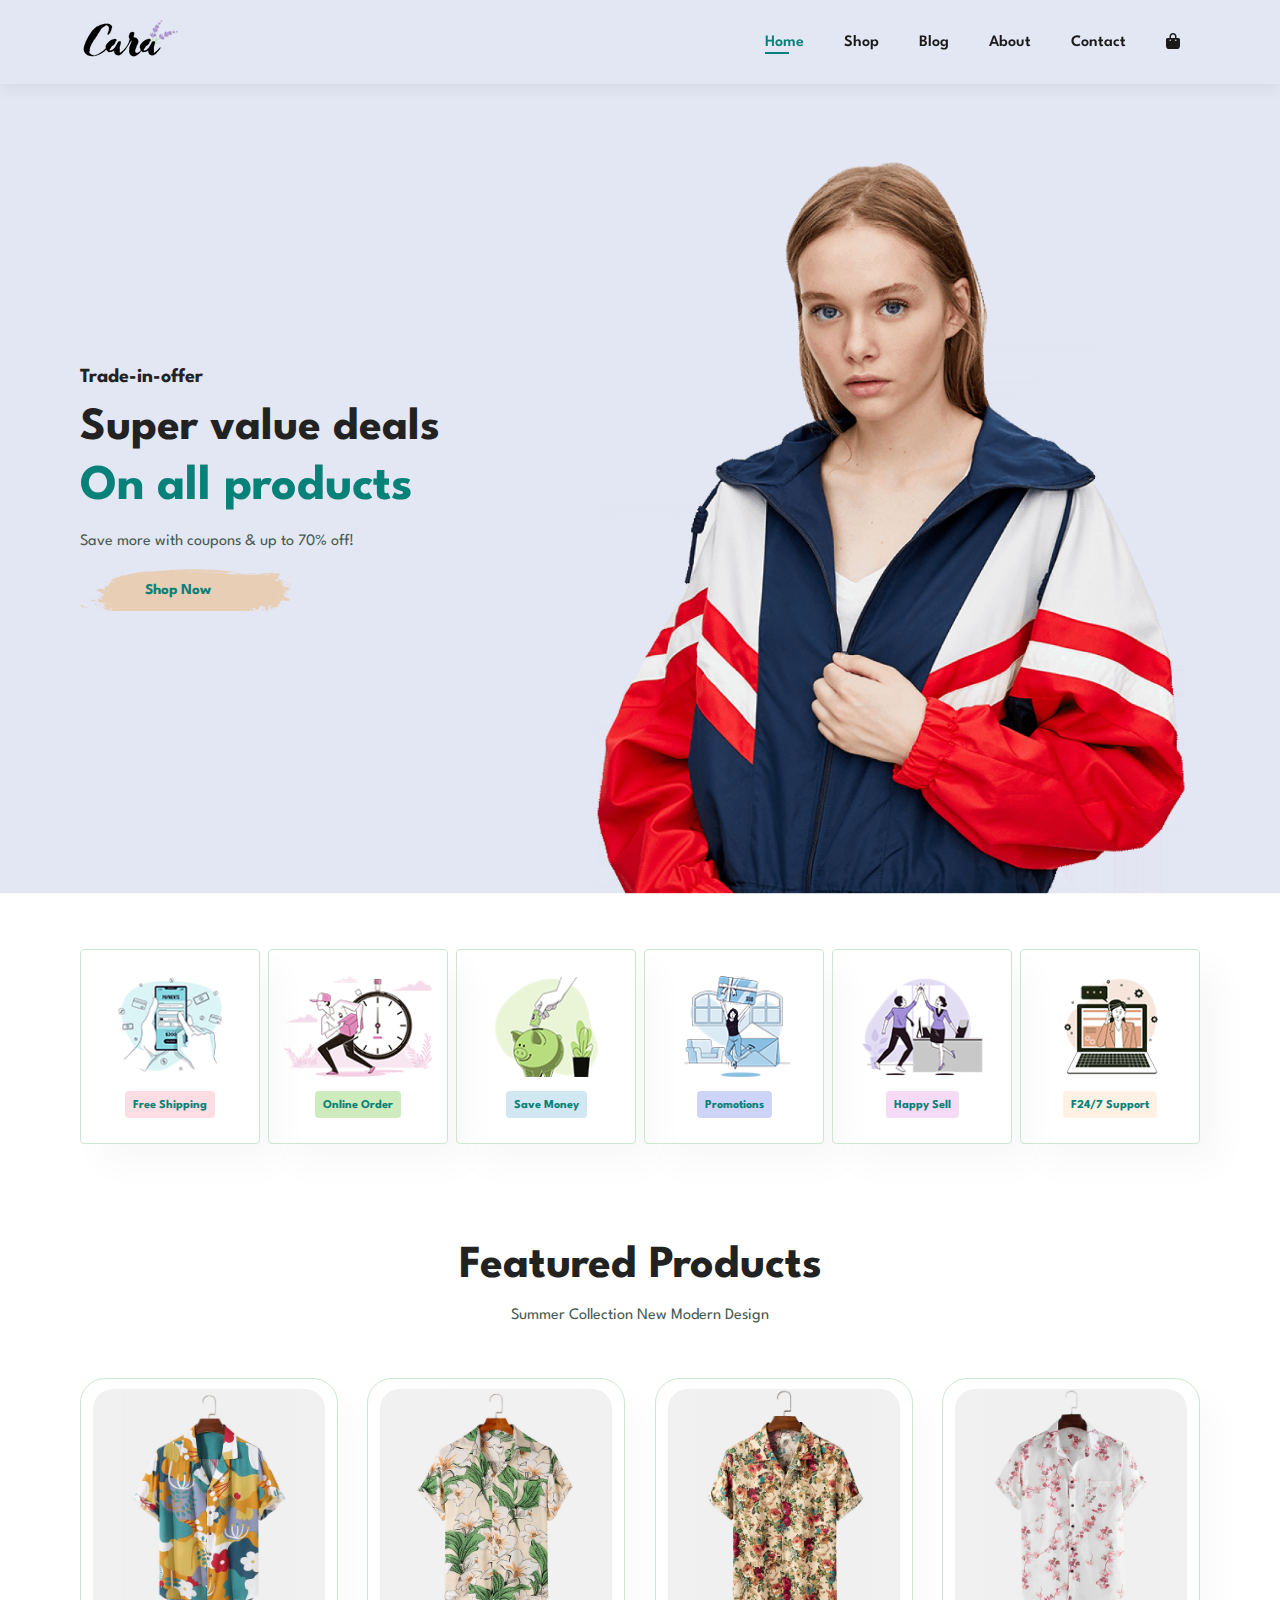
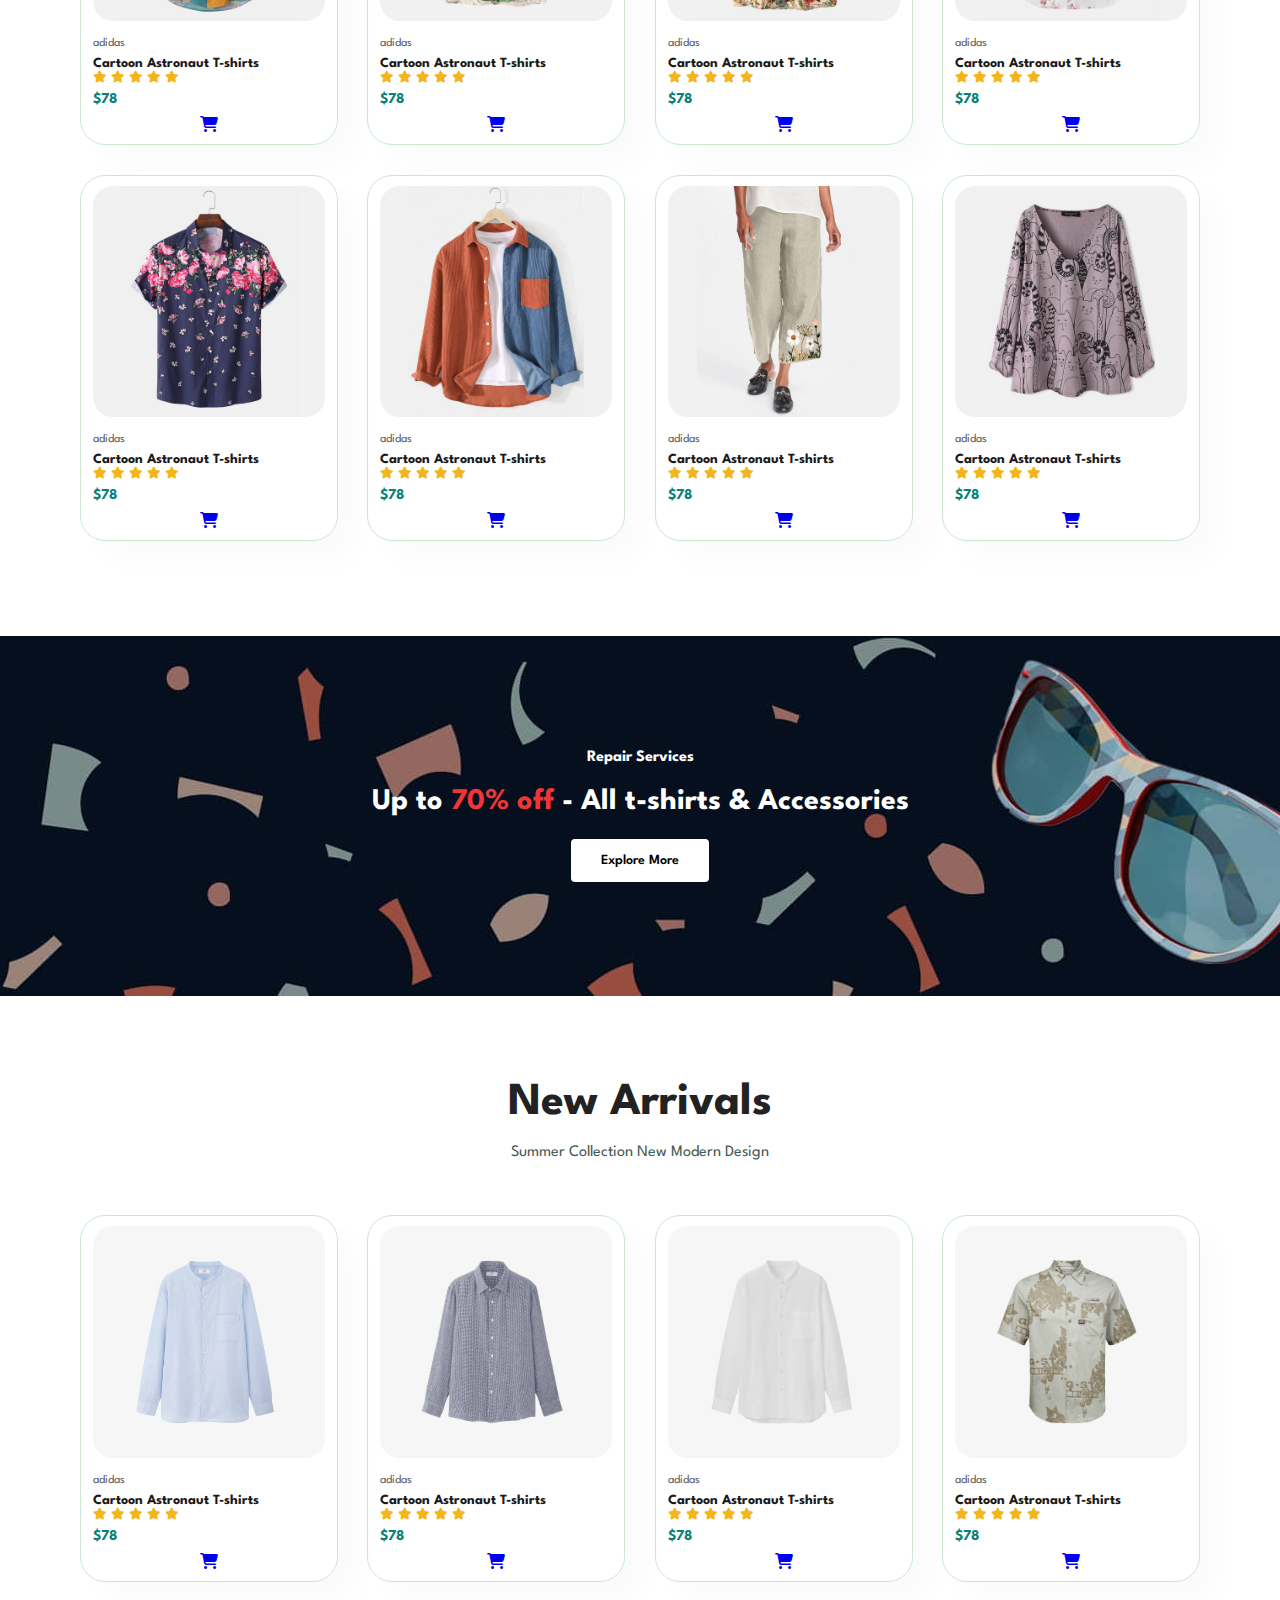
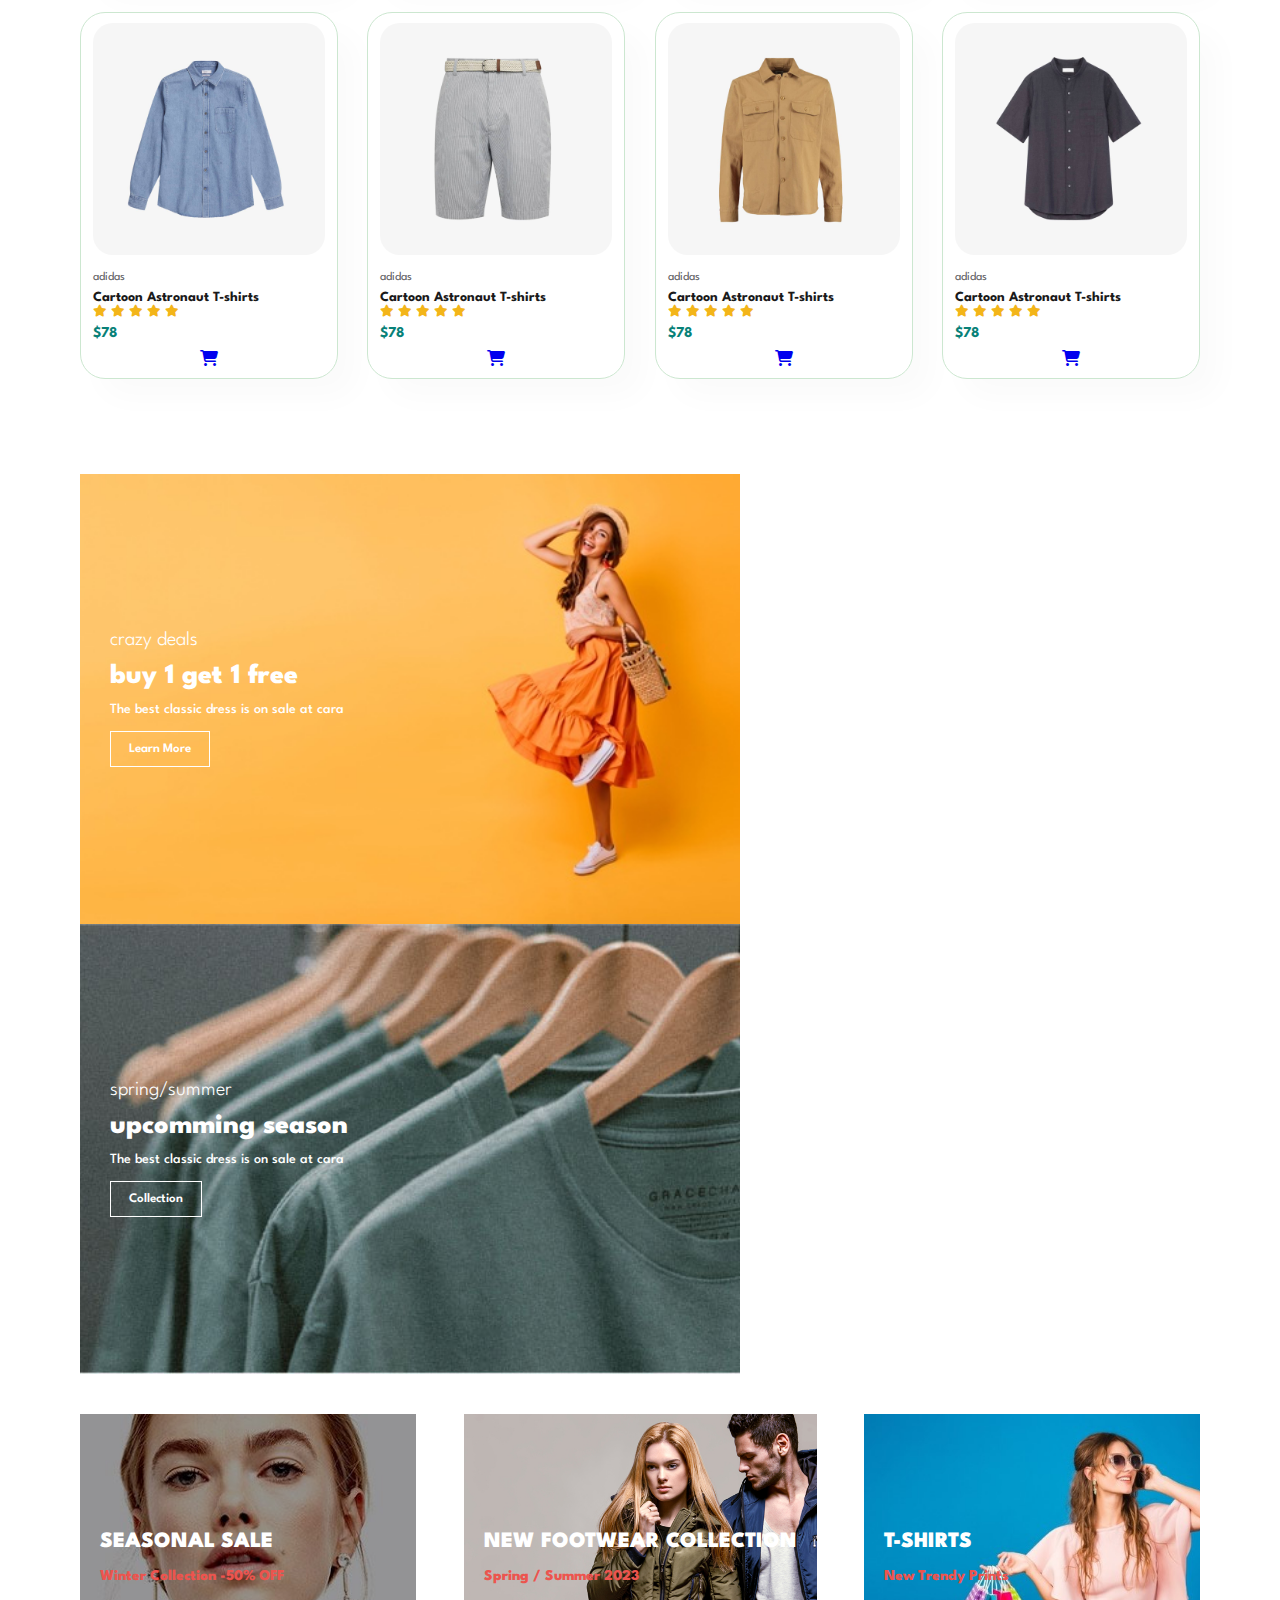
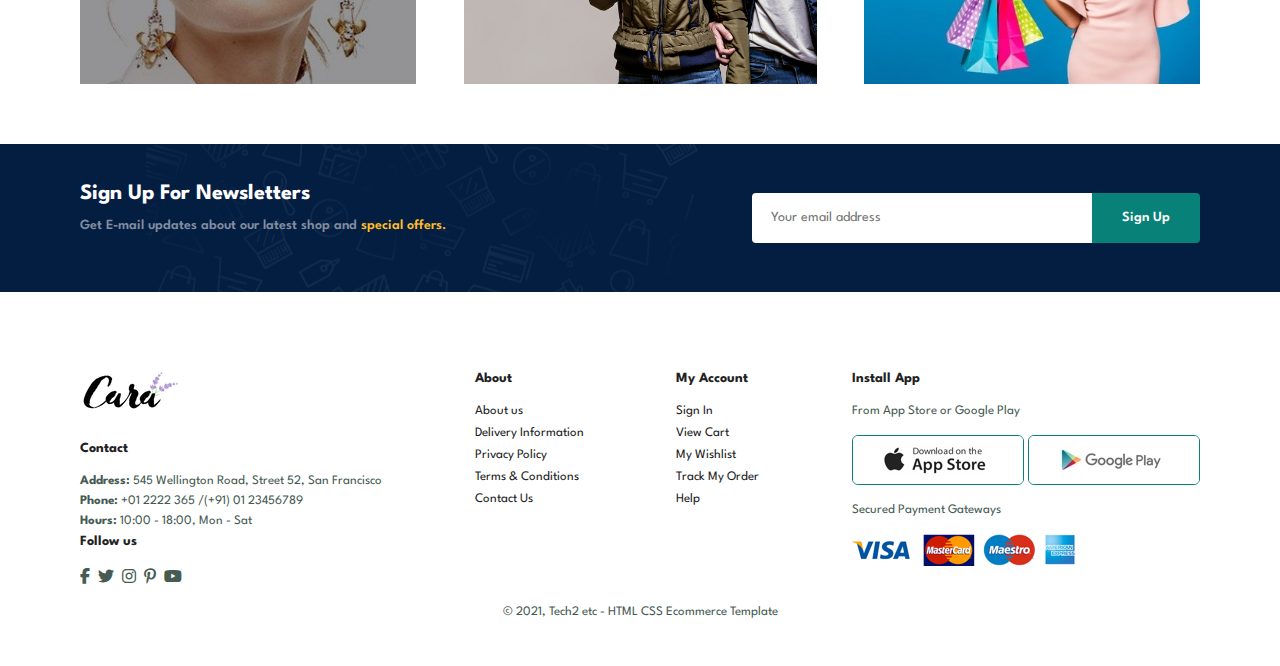
<file: index.html>
<!DOCTYPE html>
<html lang="en">
  <head>
    <meta charset="UTF-8" />
    <meta http-equiv="X-UA-Compatible" content="IE=edge" />
    <meta name="viewport" content="width=device-width, initial-scale=1.0" />
    <title>Document</title>
    <link rel="stylesheet" href="style.css" />
    <link
      rel="stylesheet"
      href="https://cdnjs.cloudflare.com/ajax/libs/font-awesome/6.3.0/css/all.min.css"
    />
  </head>
  <body>
    <section id="header">
      <a href="#"><img src="img/logo (3).png" class="logo" alt="" /></a>

      <div>
        <ul id="navbar">
          <li><a class="active" href="index.html">Home</a></li>
          <li><a href="shop.html">Shop</a></li>
          <li><a href="blog.html">Blog</a></li>
          <li><a href="about.html">About</a></li>
          <li><a href="contact.html">Contact</a></li>
          <li id="lg-bag">
            <a href="cart.html"><i class="fa-solid fa-bag-shopping"></i></a>
          </li>
          <a href="#" id="close"><i class="fa-solid fa-xmark"></i></a>
        </ul>
      </div>
      <div id="mobile">
        <a href="cart.html"><i class="fa-solid fa-bag-shopping"></i></a>
        <i id="bar" class="fas fa-outdent"></i>
      </div>
    </section>

    <section id="hero">
      <h4>Trade-in-offer</h4>
      <h2>Super value deals</h2>
      <h1>On all products</h1>
      <p>Save more with coupons & up to 70% off!</p>
      <button>Shop Now</button>
    </section>

    <section id="feature" class="section-p1">
      <div class="fe-box">
        <img src="img/features/f1.png" alt="" />
        <h6>Free Shipping</h6>
      </div>
      <div class="fe-box">
        <img src="img/features/f2.png" alt="" />
        <h6>Online Order</h6>
      </div>
      <div class="fe-box">
        <img src="img/features/f3.png" alt="" />
        <h6>Save Money</h6>
      </div>
      <div class="fe-box">
        <img src="img/features/f4.png" alt="" />
        <h6>Promotions</h6>
      </div>
      <div class="fe-box">
        <img src="img/features/f5.png" alt="" />
        <h6>Happy Sell</h6>
      </div>
      <div class="fe-box">
        <img src="img/features/f6.png" alt="" />
        <h6>F24/7 Support</h6>
      </div>
    </section>

    <section id="product1" class="section-p1">
      <h2>Featured Products</h2>
      <p>Summer Collection New Modern Design</p>
      <div class="pro-container">
        <div class="pro">
          <img src="img/products/f1.jpg" alt="" />
          <div class="des">
            <span>adidas</span>
            <h5>Cartoon Astronaut T-shirts</h5>
            <div class="star">
              <i class="fas fa-star"></i>
              <i class="fas fa-star"></i>
              <i class="fas fa-star"></i>
              <i class="fas fa-star"></i>
              <i class="fas fa-star"></i>
            </div>
            <h4>$78</h4>
          </div>
          <a href="#"><i class="fa-solid fa-cart-shopping"></i></a>
        </div>
        <div class="pro">
          <img src="img/products/f2.jpg" alt="" />
          <div class="des">
            <span>adidas</span>
            <h5>Cartoon Astronaut T-shirts</h5>
            <div class="star">
              <i class="fas fa-star"></i>
              <i class="fas fa-star"></i>
              <i class="fas fa-star"></i>
              <i class="fas fa-star"></i>
              <i class="fas fa-star"></i>
            </div>
            <h4>$78</h4>
          </div>
          <a href="#"><i class="fa-solid fa-cart-shopping"></i></a>
        </div>
        <div class="pro">
          <img src="img/products/f3.jpg" alt="" />
          <div class="des">
            <span>adidas</span>
            <h5>Cartoon Astronaut T-shirts</h5>
            <div class="star">
              <i class="fas fa-star"></i>
              <i class="fas fa-star"></i>
              <i class="fas fa-star"></i>
              <i class="fas fa-star"></i>
              <i class="fas fa-star"></i>
            </div>
            <h4>$78</h4>
          </div>
          <a href="#"><i class="fa-solid fa-cart-shopping"></i></a>
        </div>
        <div class="pro">
          <img src="img/products/f4.jpg" alt="" />
          <div class="des">
            <span>adidas</span>
            <h5>Cartoon Astronaut T-shirts</h5>
            <div class="star">
              <i class="fas fa-star"></i>
              <i class="fas fa-star"></i>
              <i class="fas fa-star"></i>
              <i class="fas fa-star"></i>
              <i class="fas fa-star"></i>
            </div>
            <h4>$78</h4>
          </div>
          <a href="#"><i class="fa-solid fa-cart-shopping"></i></a>
        </div>
        <div class="pro">
          <img src="img/products/f5.jpg" alt="" />
          <div class="des">
            <span>adidas</span>
            <h5>Cartoon Astronaut T-shirts</h5>
            <div class="star">
              <i class="fas fa-star"></i>
              <i class="fas fa-star"></i>
              <i class="fas fa-star"></i>
              <i class="fas fa-star"></i>
              <i class="fas fa-star"></i>
            </div>
            <h4>$78</h4>
          </div>
          <a href="#"><i class="fa-solid fa-cart-shopping"></i></a>
        </div>
        <div class="pro">
          <img src="img/products/f6.jpg" alt="" />
          <div class="des">
            <span>adidas</span>
            <h5>Cartoon Astronaut T-shirts</h5>
            <div class="star">
              <i class="fas fa-star"></i>
              <i class="fas fa-star"></i>
              <i class="fas fa-star"></i>
              <i class="fas fa-star"></i>
              <i class="fas fa-star"></i>
            </div>
            <h4>$78</h4>
          </div>
          <a href="#"><i class="fa-solid fa-cart-shopping"></i></a>
        </div>
        <div class="pro">
          <img src="img/products/f7.jpg" alt="" />
          <div class="des">
            <span>adidas</span>
            <h5>Cartoon Astronaut T-shirts</h5>
            <div class="star">
              <i class="fas fa-star"></i>
              <i class="fas fa-star"></i>
              <i class="fas fa-star"></i>
              <i class="fas fa-star"></i>
              <i class="fas fa-star"></i>
            </div>
            <h4>$78</h4>
          </div>
          <a href="#"><i class="fa-solid fa-cart-shopping"></i></a>
        </div>
        <div class="pro">
          <img src="img/products/f8.jpg" alt="" />
          <div class="des">
            <span>adidas</span>
            <h5>Cartoon Astronaut T-shirts</h5>
            <div class="star">
              <i class="fas fa-star"></i>
              <i class="fas fa-star"></i>
              <i class="fas fa-star"></i>
              <i class="fas fa-star"></i>
              <i class="fas fa-star"></i>
            </div>
            <h4>$78</h4>
          </div>
          <a href="#"><i class="fa-solid fa-cart-shopping"></i></a>
        </div>
      </div>
    </section>

    <section id="banner" class="section-m1">
      <h4>Repair Services</h4>
      <h2>Up to <span>70% off</span> - All t-shirts & Accessories</h2>
      <button class="normal">Explore More</button>
    </section>

    <section id="product1" class="section-p1">
      <h2>New Arrivals</h2>
      <p>Summer Collection New Modern Design</p>
      <div class="pro-container">
        <div class="pro">
          <img src="img/products/n1.jpg" alt="" />
          <div class="des">
            <span>adidas</span>
            <h5>Cartoon Astronaut T-shirts</h5>
            <div class="star">
              <i class="fas fa-star"></i>
              <i class="fas fa-star"></i>
              <i class="fas fa-star"></i>
              <i class="fas fa-star"></i>
              <i class="fas fa-star"></i>
            </div>
            <h4>$78</h4>
          </div>
          <a href="#"><i class="fa-solid fa-cart-shopping"></i></a>
        </div>
        <div class="pro">
          <img src="img/products/n2.jpg" alt="" />
          <div class="des">
            <span>adidas</span>
            <h5>Cartoon Astronaut T-shirts</h5>
            <div class="star">
              <i class="fas fa-star"></i>
              <i class="fas fa-star"></i>
              <i class="fas fa-star"></i>
              <i class="fas fa-star"></i>
              <i class="fas fa-star"></i>
            </div>
            <h4>$78</h4>
          </div>
          <a href="#"><i class="fa-solid fa-cart-shopping"></i></a>
        </div>
        <div class="pro">
          <img src="img/products/n3.jpg" alt="" />
          <div class="des">
            <span>adidas</span>
            <h5>Cartoon Astronaut T-shirts</h5>
            <div class="star">
              <i class="fas fa-star"></i>
              <i class="fas fa-star"></i>
              <i class="fas fa-star"></i>
              <i class="fas fa-star"></i>
              <i class="fas fa-star"></i>
            </div>
            <h4>$78</h4>
          </div>
          <a href="#"><i class="fa-solid fa-cart-shopping"></i></a>
        </div>
        <div class="pro">
          <img src="img/products/n4.jpg" alt="" />
          <div class="des">
            <span>adidas</span>
            <h5>Cartoon Astronaut T-shirts</h5>
            <div class="star">
              <i class="fas fa-star"></i>
              <i class="fas fa-star"></i>
              <i class="fas fa-star"></i>
              <i class="fas fa-star"></i>
              <i class="fas fa-star"></i>
            </div>
            <h4>$78</h4>
          </div>
          <a href="#"><i class="fa-solid fa-cart-shopping"></i></a>
        </div>
        <div class="pro">
          <img src="img/products/n5.jpg" alt="" />
          <div class="des">
            <span>adidas</span>
            <h5>Cartoon Astronaut T-shirts</h5>
            <div class="star">
              <i class="fas fa-star"></i>
              <i class="fas fa-star"></i>
              <i class="fas fa-star"></i>
              <i class="fas fa-star"></i>
              <i class="fas fa-star"></i>
            </div>
            <h4>$78</h4>
          </div>
          <a href="#"><i class="fa-solid fa-cart-shopping"></i></a>
        </div>
        <div class="pro">
          <img src="img/products/n6.jpg" alt="" />
          <div class="des">
            <span>adidas</span>
            <h5>Cartoon Astronaut T-shirts</h5>
            <div class="star">
              <i class="fas fa-star"></i>
              <i class="fas fa-star"></i>
              <i class="fas fa-star"></i>
              <i class="fas fa-star"></i>
              <i class="fas fa-star"></i>
            </div>
            <h4>$78</h4>
          </div>
          <a href="#"><i class="fa-solid fa-cart-shopping"></i></a>
        </div>
        <div class="pro">
          <img src="img/products/n7.jpg" alt="" />
          <div class="des">
            <span>adidas</span>
            <h5>Cartoon Astronaut T-shirts</h5>
            <div class="star">
              <i class="fas fa-star"></i>
              <i class="fas fa-star"></i>
              <i class="fas fa-star"></i>
              <i class="fas fa-star"></i>
              <i class="fas fa-star"></i>
            </div>
            <h4>$78</h4>
          </div>
          <a href="#"><i class="fa-solid fa-cart-shopping"></i></a>
        </div>
        <div class="pro">
          <img src="img/products/n8.jpg" alt="" />
          <div class="des">
            <span>adidas</span>
            <h5>Cartoon Astronaut T-shirts</h5>
            <div class="star">
              <i class="fas fa-star"></i>
              <i class="fas fa-star"></i>
              <i class="fas fa-star"></i>
              <i class="fas fa-star"></i>
              <i class="fas fa-star"></i>
            </div>
            <h4>$78</h4>
          </div>
          <a href="#"><i class="fa-solid fa-cart-shopping"></i></a>
        </div>
      </div>
    </section>

    <section id="sm-banner" class="section-p1">
      <div class="banner-box">
        <h4>crazy deals</h4>
        <h2>buy 1 get 1 free</h2>
        <span>The best classic dress is on sale at cara</span>
        <button class="white">Learn More</button>
      </div>
      <div class="banner-box banner-box2">
        <h4>spring/summer</h4>
        <h2>upcomming season</h2>
        <span>The best classic dress is on sale at cara</span>
        <button class="white">Collection</button>
      </div>
    </section>

    <section id="banner3">
      <div class="banner-box">
        <h2>SEASONAL SALE</h2>
        <h3>Winter Collection -50% OFF</h3>
      </div>
      <div class="banner-box banner-box2">
        <h2>NEW FOOTWEAR COLLECTION</h2>
        <h3>Spring / Summer 2023</h3>
      </div>
      <div class="banner-box banner-box3">
        <h2>T-SHIRTS</h2>
        <h3>New Trendy Prints</h3>
      </div>
    </section>

    <section id="newsletter" class="section-p1 section-m1">
      <div class="newstext">
        <h4>Sign Up For Newsletters</h4>
        <p>
          Get E-mail updates about our latest shop and
          <span>special offers.</span>
        </p>
      </div>
      <div class="form">
        <input type="text" placeholder="Your email address" />
        <button class="normal">Sign Up</button>
      </div>
    </section>

    <footer class="section-p1">
      <div class="col">
        <img class="logo" src="img/logo (3).png" alt="" />
        <h4>Contact</h4>
        <p>
          <strong>Address:</strong> 545 Wellington Road, Street 52, San
          Francisco
        </p>
        <p><strong>Phone:</strong> +01 2222 365 /(+91) 01 23456789</p>
        <p><strong>Hours:</strong> 10:00 - 18:00, Mon - Sat</p>
        <div class="follow">
          <h4>Follow us</h4>
          <div class="icon">
            <i class="fab fa-facebook-f"></i>
            <i class="fab fa-twitter"></i>
            <i class="fab fa-instagram"></i>
            <i class="fab fa-pinterest-p"></i>
            <i class="fab fa-youtube"></i>
          </div>
        </div>
      </div>

      <div class="col">
        <h4>About</h4>
        <a href="#">About us</a>
        <a href="#">Delivery Information</a>
        <a href="#">Privacy Policy</a>
        <a href="#">Terms & Conditions</a>
        <a href="#">Contact Us</a>
      </div>

      <div class="col">
        <h4>My Account</h4>
        <a href="#">Sign In</a>
        <a href="#">View Cart</a>
        <a href="#">My Wishlist</a>
        <a href="#">Track My Order</a>
        <a href="#">Help</a>
      </div>

      <div class="col install">
        <h4>Install App</h4>
        <p>From App Store or Google Play</p>
        <div class="row">
          <img src="img/pay/app.jpg" alt="" />
          <img src="img/pay/play.jpg" alt="" />
        </div>
        <p>Secured Payment Gateways</p>
        <img src="img/pay/pay.png" alt="" />
      </div>

      <div class="copyright">
        <p>© 2021, Tech2 etc - HTML CSS Ecommerce Template</p>
      </div>
    </footer>
  </body>
  <script src="script.js"></script>
</html>
</file>
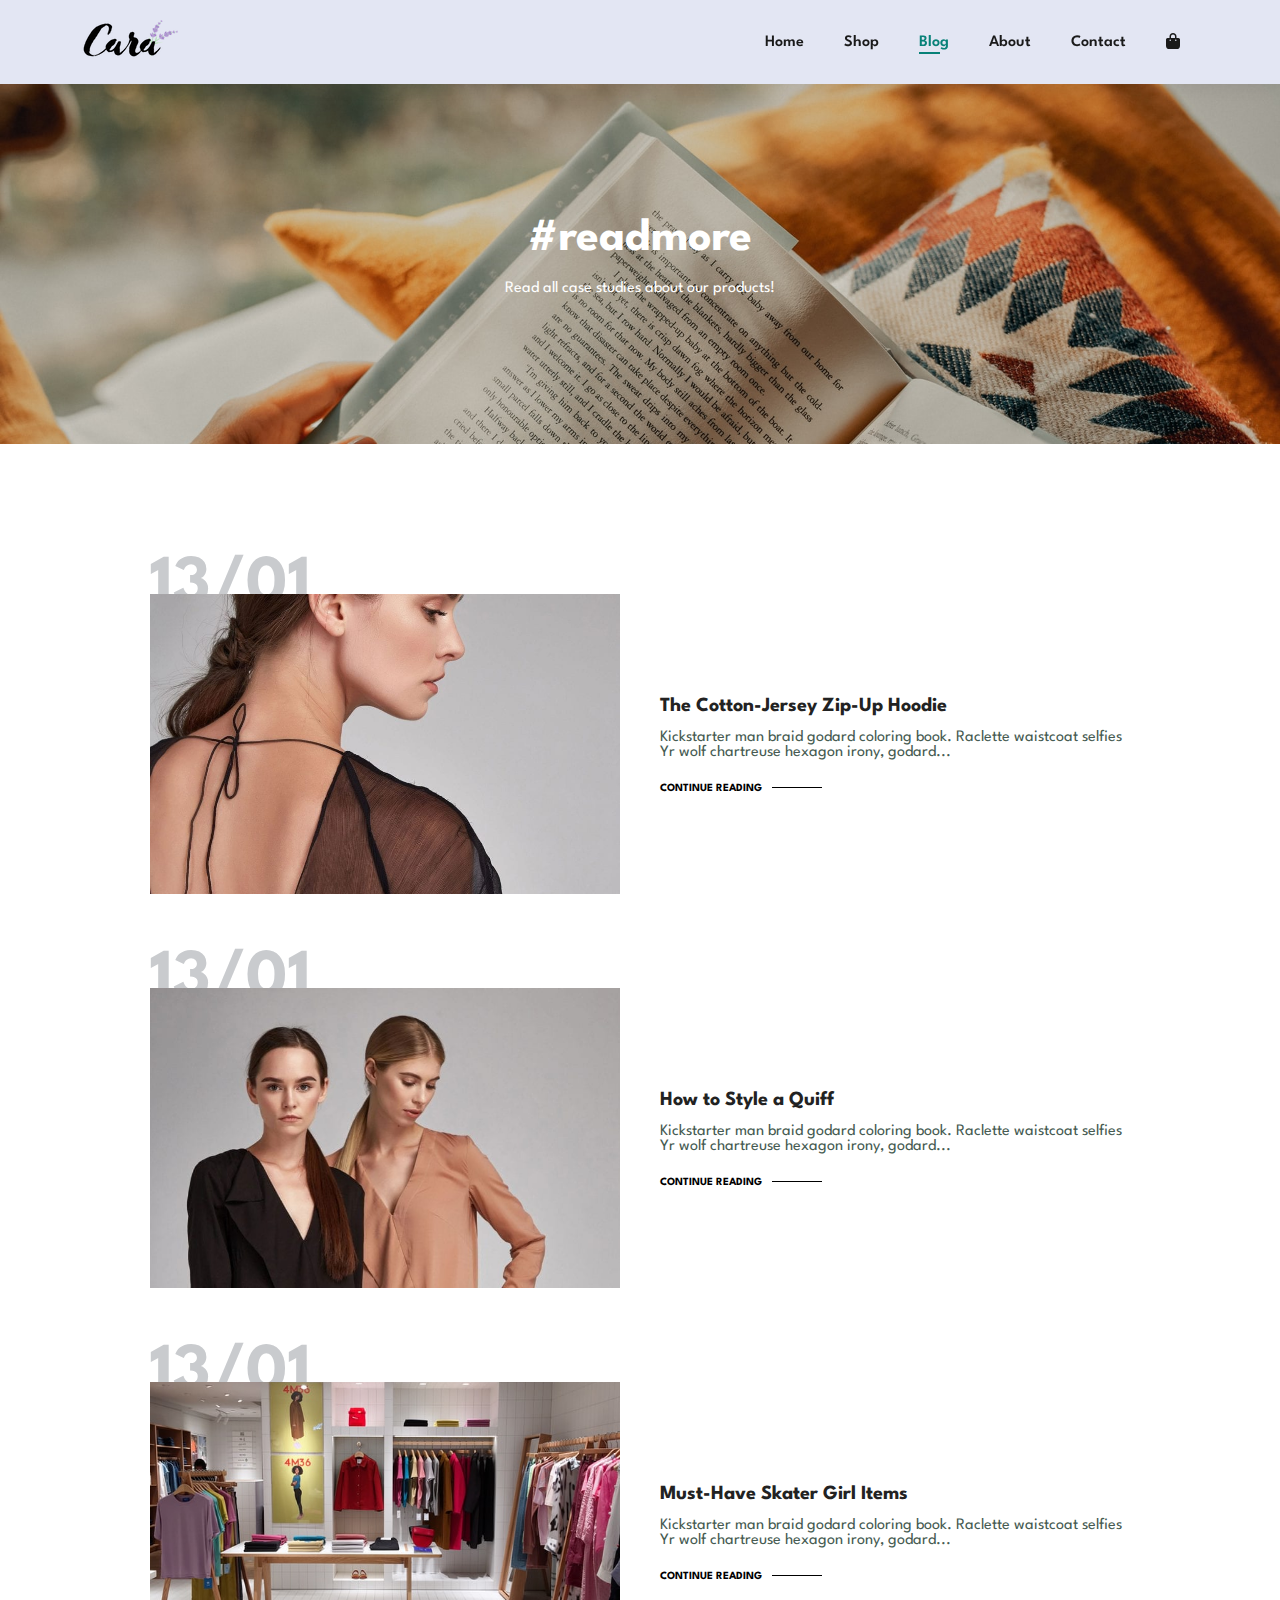
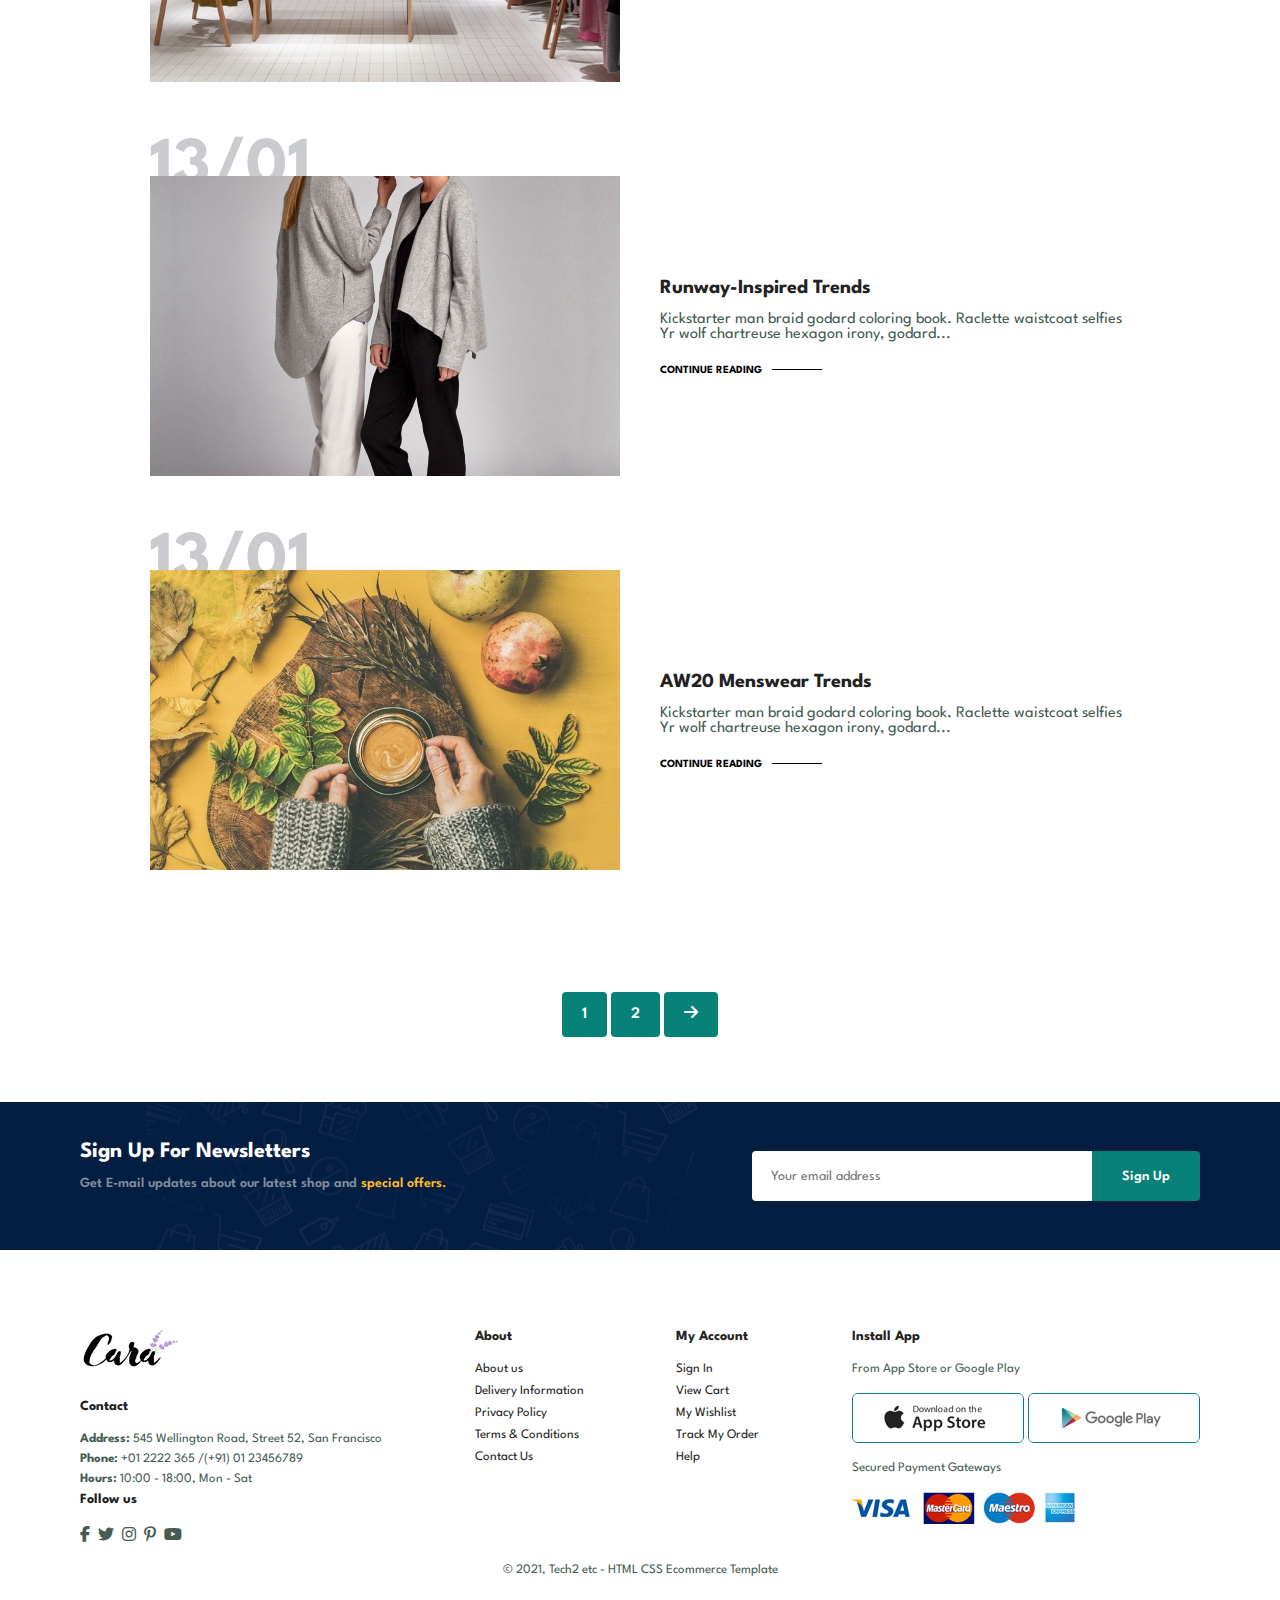
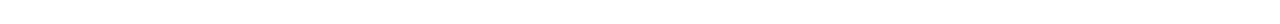
<file: blog.html>
<!DOCTYPE html>
<html lang="en">
  <head>
    <meta charset="UTF-8" />
    <meta http-equiv="X-UA-Compatible" content="IE=edge" />
    <meta name="viewport" content="width=device-width, initial-scale=1.0" />
    <title>Document</title>
    <link rel="stylesheet" href="style.css" />
    <link
      rel="stylesheet"
      href="https://cdnjs.cloudflare.com/ajax/libs/font-awesome/6.3.0/css/all.min.css"
    />
  </head>
  <body>
    <section id="header">
      <a href="#"><img src="img/logo (3).png" class="logo" alt="" /></a>

      <div>
        <ul id="navbar">
          <li><a href="index.html">Home</a></li>
          <li><a href="shop.html">Shop</a></li>
          <li><a class="active" href="blog.html">Blog</a></li>
          <li><a href="about.html">About</a></li>
          <li><a href="contact.html">Contact</a></li>
          <li id="lg-bag">
            <a href="cart.html"><i class="fa-solid fa-bag-shopping"></i></a>
          </li>
          <a href="#" id="close"><i class="fa-solid fa-xmark"></i></a>
        </ul>
      </div>
      <div id="mobile">
        <a href="cart.html"><i class="fa-solid fa-bag-shopping"></i></a>
        <i id="bar" class="fas fa-outdent"></i>
      </div>
    </section>

    <section id="page-header" class="blog-header">
      <h2>#readmore</h2>

      <p>Read all case studies about our products!</p>
    </section>

    <section id="blog">
      <div class="blog-box">
        <div class="blog-img">
          <img src="img/blog/b1.jpg" alt="" />
        </div>
        <div class="blog-details">
          <h4>The Cotton-Jersey Zip-Up Hoodie</h4>
          <p>
            Kickstarter man braid godard coloring book. Raclette waistcoat
            selfies Yr wolf chartreuse hexagon irony, godard...
          </p>
          <a href="#">CONTINUE READING</a>
        </div>
        <h1>13/01</h1>
      </div>
      <div class="blog-box">
        <div class="blog-img">
          <img src="img/blog/b2.jpg" alt="" />
        </div>
        <div class="blog-details">
          <h4>How to Style a Quiff</h4>
          <p>
            Kickstarter man braid godard coloring book. Raclette waistcoat
            selfies Yr wolf chartreuse hexagon irony, godard...
          </p>
          <a href="#">CONTINUE READING</a>
        </div>
        <h1>13/01</h1>
      </div>
      <div class="blog-box">
        <div class="blog-img">
          <img src="img/blog/b3.jpg" alt="" />
        </div>
        <div class="blog-details">
          <h4>Must-Have Skater Girl Items</h4>
          <p>
            Kickstarter man braid godard coloring book. Raclette waistcoat
            selfies Yr wolf chartreuse hexagon irony, godard...
          </p>
          <a href="#">CONTINUE READING</a>
        </div>
        <h1>13/01</h1>
      </div>
      <div class="blog-box">
        <div class="blog-img">
          <img src="img/blog/b4.jpg" alt="" />
        </div>
        <div class="blog-details">
          <h4>Runway-Inspired Trends</h4>
          <p>
            Kickstarter man braid godard coloring book. Raclette waistcoat
            selfies Yr wolf chartreuse hexagon irony, godard...
          </p>
          <a href="#">CONTINUE READING</a>
        </div>
        <h1>13/01</h1>
      </div>
      <div class="blog-box">
        <div class="blog-img">
          <img src="img/blog/b6.jpg" alt="" />
        </div>
        <div class="blog-details">
          <h4>AW20 Menswear Trends</h4>
          <p>
            Kickstarter man braid godard coloring book. Raclette waistcoat
            selfies Yr wolf chartreuse hexagon irony, godard...
          </p>
          <a href="#">CONTINUE READING</a>
        </div>
        <h1>13/01</h1>
      </div>
    </section>

    <section id="pagination" class="section-p1">
      <a href="#">1</a>
      <a href="#">2</a>
      <a href="#"><i class="fa-solid fa-arrow-right"></i></a>
    </section>

    <section id="newsletter" class="section-p1 section-m1">
      <div class="newstext">
        <h4>Sign Up For Newsletters</h4>
        <p>
          Get E-mail updates about our latest shop and
          <span>special offers.</span>
        </p>
      </div>
      <div class="form">
        <input type="text" placeholder="Your email address" />
        <button class="normal">Sign Up</button>
      </div>
    </section>

    <footer class="section-p1">
      <div class="col">
        <img class="logo" src="img/logo (3).png" alt="" />
        <h4>Contact</h4>
        <p>
          <strong>Address:</strong> 545 Wellington Road, Street 52, San
          Francisco
        </p>
        <p><strong>Phone:</strong> +01 2222 365 /(+91) 01 23456789</p>
        <p><strong>Hours:</strong> 10:00 - 18:00, Mon - Sat</p>
        <div class="follow">
          <h4>Follow us</h4>
          <div class="icon">
            <i class="fab fa-facebook-f"></i>
            <i class="fab fa-twitter"></i>
            <i class="fab fa-instagram"></i>
            <i class="fab fa-pinterest-p"></i>
            <i class="fab fa-youtube"></i>
          </div>
        </div>
      </div>

      <div class="col">
        <h4>About</h4>
        <a href="#">About us</a>
        <a href="#">Delivery Information</a>
        <a href="#">Privacy Policy</a>
        <a href="#">Terms & Conditions</a>
        <a href="#">Contact Us</a>
      </div>

      <div class="col">
        <h4>My Account</h4>
        <a href="#">Sign In</a>
        <a href="#">View Cart</a>
        <a href="#">My Wishlist</a>
        <a href="#">Track My Order</a>
        <a href="#">Help</a>
      </div>

      <div class="col install">
        <h4>Install App</h4>
        <p>From App Store or Google Play</p>
        <div class="row">
          <img src="img/pay/app.jpg" alt="" />
          <img src="img/pay/play.jpg" alt="" />
        </div>
        <p>Secured Payment Gateways</p>
        <img src="img/pay/pay.png" alt="" />
      </div>

      <div class="copyright">
        <p>© 2021, Tech2 etc - HTML CSS Ecommerce Template</p>
      </div>
    </footer>
  </body>
  <script src="script.js"></script>
</html>
</file>
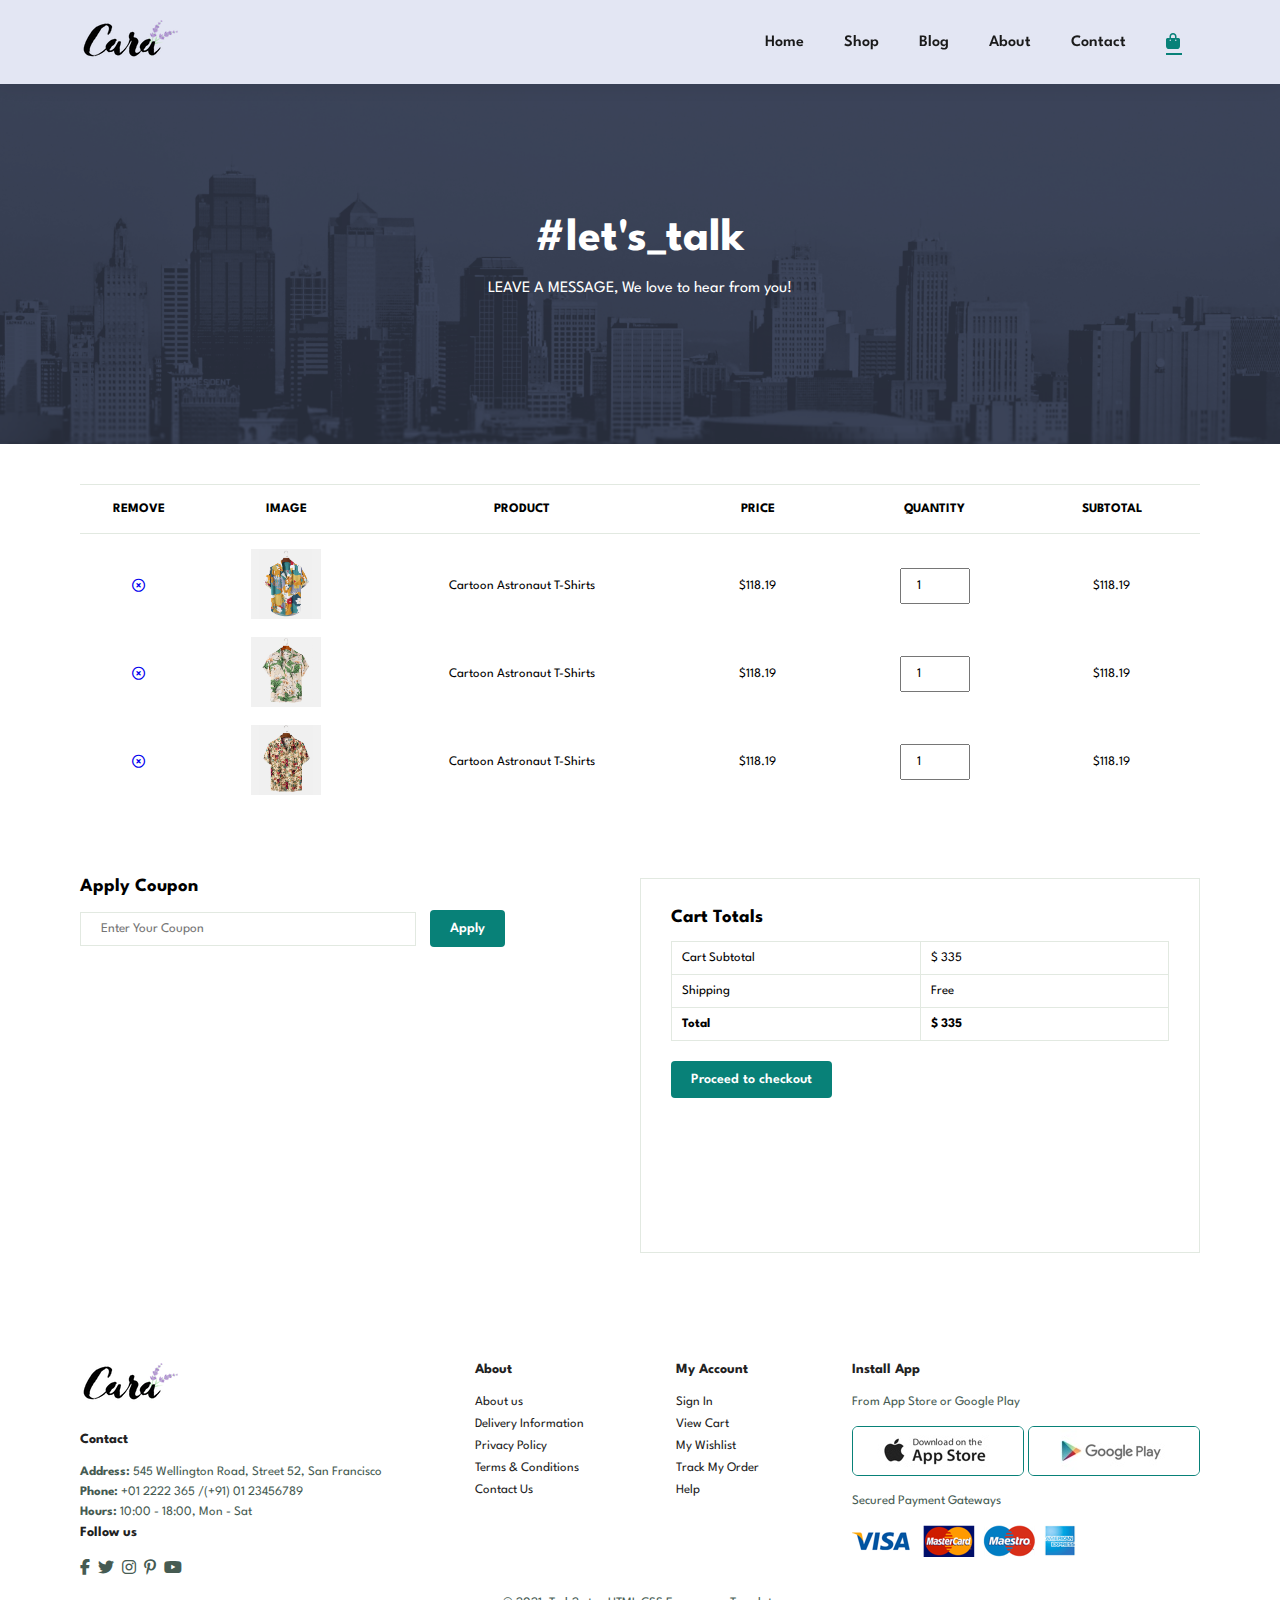
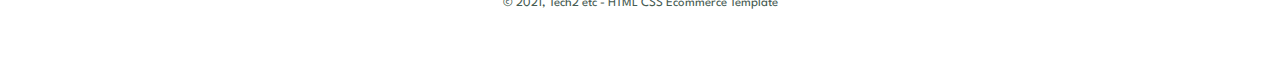
<file: cart.html>
<!DOCTYPE html>
<html lang="en">
  <head>
    <meta charset="UTF-8" />
    <meta http-equiv="X-UA-Compatible" content="IE=edge" />
    <meta name="viewport" content="width=device-width, initial-scale=1.0" />
    <title>Document</title>
    <link rel="stylesheet" href="style.css" />
    <link
      rel="stylesheet"
      href="https://cdnjs.cloudflare.com/ajax/libs/font-awesome/6.3.0/css/all.min.css"
    />
  </head>
  <body>
    <section id="header">
      <a href="#"><img src="img/logo (3).png" class="logo" alt="" /></a>

      <div>
        <ul id="navbar">
          <li><a href="index.html">Home</a></li>
          <li><a href="shop.html">Shop</a></li>
          <li><a href="blog.html">Blog</a></li>
          <li><a href="about.html">About</a></li>
          <li><a href="contact.html">Contact</a></li>
          <li id="lg-bag">
            <a class="active" href="cart.html"
              ><i class="fa-solid fa-bag-shopping"></i
            ></a>
          </li>
          <a href="#" id="close"><i class="fa-solid fa-xmark"></i></a>
        </ul>
      </div>
      <div id="mobile">
        <a href="cart.html"><i class="fa-solid fa-bag-shopping"></i></a>
        <i id="bar" class="fas fa-outdent"></i>
      </div>
    </section>

    <section id="page-header" class="about-header">
      <h2>#let's_talk</h2>

      <p>LEAVE A MESSAGE, We love to hear from you!</p>
    </section>

    <section id="cart" class="section-p1">
      <table width="100%">
        <thead>
          <tr>
            <td>Remove</td>
            <td>Image</td>
            <td>Product</td>
            <td>Price</td>
            <td>Quantity</td>
            <td>Subtotal</td>
          </tr>
        </thead>
        <tbody>
          <tr>
            <td>
              <a href="#"><i class="far fa-times-circle"></i></a>
            </td>
            <td><img src="img/products/f1.jpg" alt="" /></td>
            <td>Cartoon Astronaut T-Shirts</td>
            <td>$118.19</td>
            <td><input type="number" value="1" /></td>
            <td>$118.19</td>
          </tr>
          <tr>
            <td>
              <a href="#"><i class="far fa-times-circle"></i></a>
            </td>
            <td><img src="img/products/f2.jpg" alt="" /></td>
            <td>Cartoon Astronaut T-Shirts</td>
            <td>$118.19</td>
            <td><input type="number" value="1" /></td>
            <td>$118.19</td>
          </tr>
          <tr>
            <td>
              <a href="#"><i class="far fa-times-circle"></i></a>
            </td>
            <td><img src="img/products/f3.jpg" alt="" /></td>
            <td>Cartoon Astronaut T-Shirts</td>
            <td>$118.19</td>
            <td><input type="number" value="1" /></td>
            <td>$118.19</td>
          </tr>
        </tbody>
      </table>
    </section>

    <section id="cart-add" class="section-p1">
      <div id="coupon">
        <h3>Apply Coupon</h3>
        <div>
          <input type="text" placeholder="Enter Your Coupon" />
          <button class="normal">Apply</button>
        </div>
      </div>

      <div id="subtotal">
        <h3>Cart Totals</h3>
        <table>
          <tr>
            <td>Cart Subtotal</td>
            <td>$ 335</td>
          </tr>
          <tr>
            <td>Shipping</td>
            <td>Free</td>
          </tr>
          <tr>
            <td><strong>Total</strong></td>
            <td><strong>$ 335</strong></td>
          </tr>
        </table>
        <button class="normal">Proceed to checkout</button>
      </div>
    </section>

    <footer class="section-p1">
      <div class="col">
        <img class="logo" src="img/logo (3).png" alt="" />
        <h4>Contact</h4>
        <p>
          <strong>Address:</strong> 545 Wellington Road, Street 52, San
          Francisco
        </p>
        <p><strong>Phone:</strong> +01 2222 365 /(+91) 01 23456789</p>
        <p><strong>Hours:</strong> 10:00 - 18:00, Mon - Sat</p>
        <div class="follow">
          <h4>Follow us</h4>
          <div class="icon">
            <i class="fab fa-facebook-f"></i>
            <i class="fab fa-twitter"></i>
            <i class="fab fa-instagram"></i>
            <i class="fab fa-pinterest-p"></i>
            <i class="fab fa-youtube"></i>
          </div>
        </div>
      </div>

      <div class="col">
        <h4>About</h4>
        <a href="#">About us</a>
        <a href="#">Delivery Information</a>
        <a href="#">Privacy Policy</a>
        <a href="#">Terms & Conditions</a>
        <a href="#">Contact Us</a>
      </div>

      <div class="col">
        <h4>My Account</h4>
        <a href="#">Sign In</a>
        <a href="#">View Cart</a>
        <a href="#">My Wishlist</a>
        <a href="#">Track My Order</a>
        <a href="#">Help</a>
      </div>

      <div class="col install">
        <h4>Install App</h4>
        <p>From App Store or Google Play</p>
        <div class="row">
          <img src="img/pay/app.jpg" alt="" />
          <img src="img/pay/play.jpg" alt="" />
        </div>
        <p>Secured Payment Gateways</p>
        <img src="img/pay/pay.png" alt="" />
      </div>

      <div class="copyright">
        <p>© 2021, Tech2 etc - HTML CSS Ecommerce Template</p>
      </div>
    </footer>
  </body>
  <script src="script.js"></script>
</html>
</file>
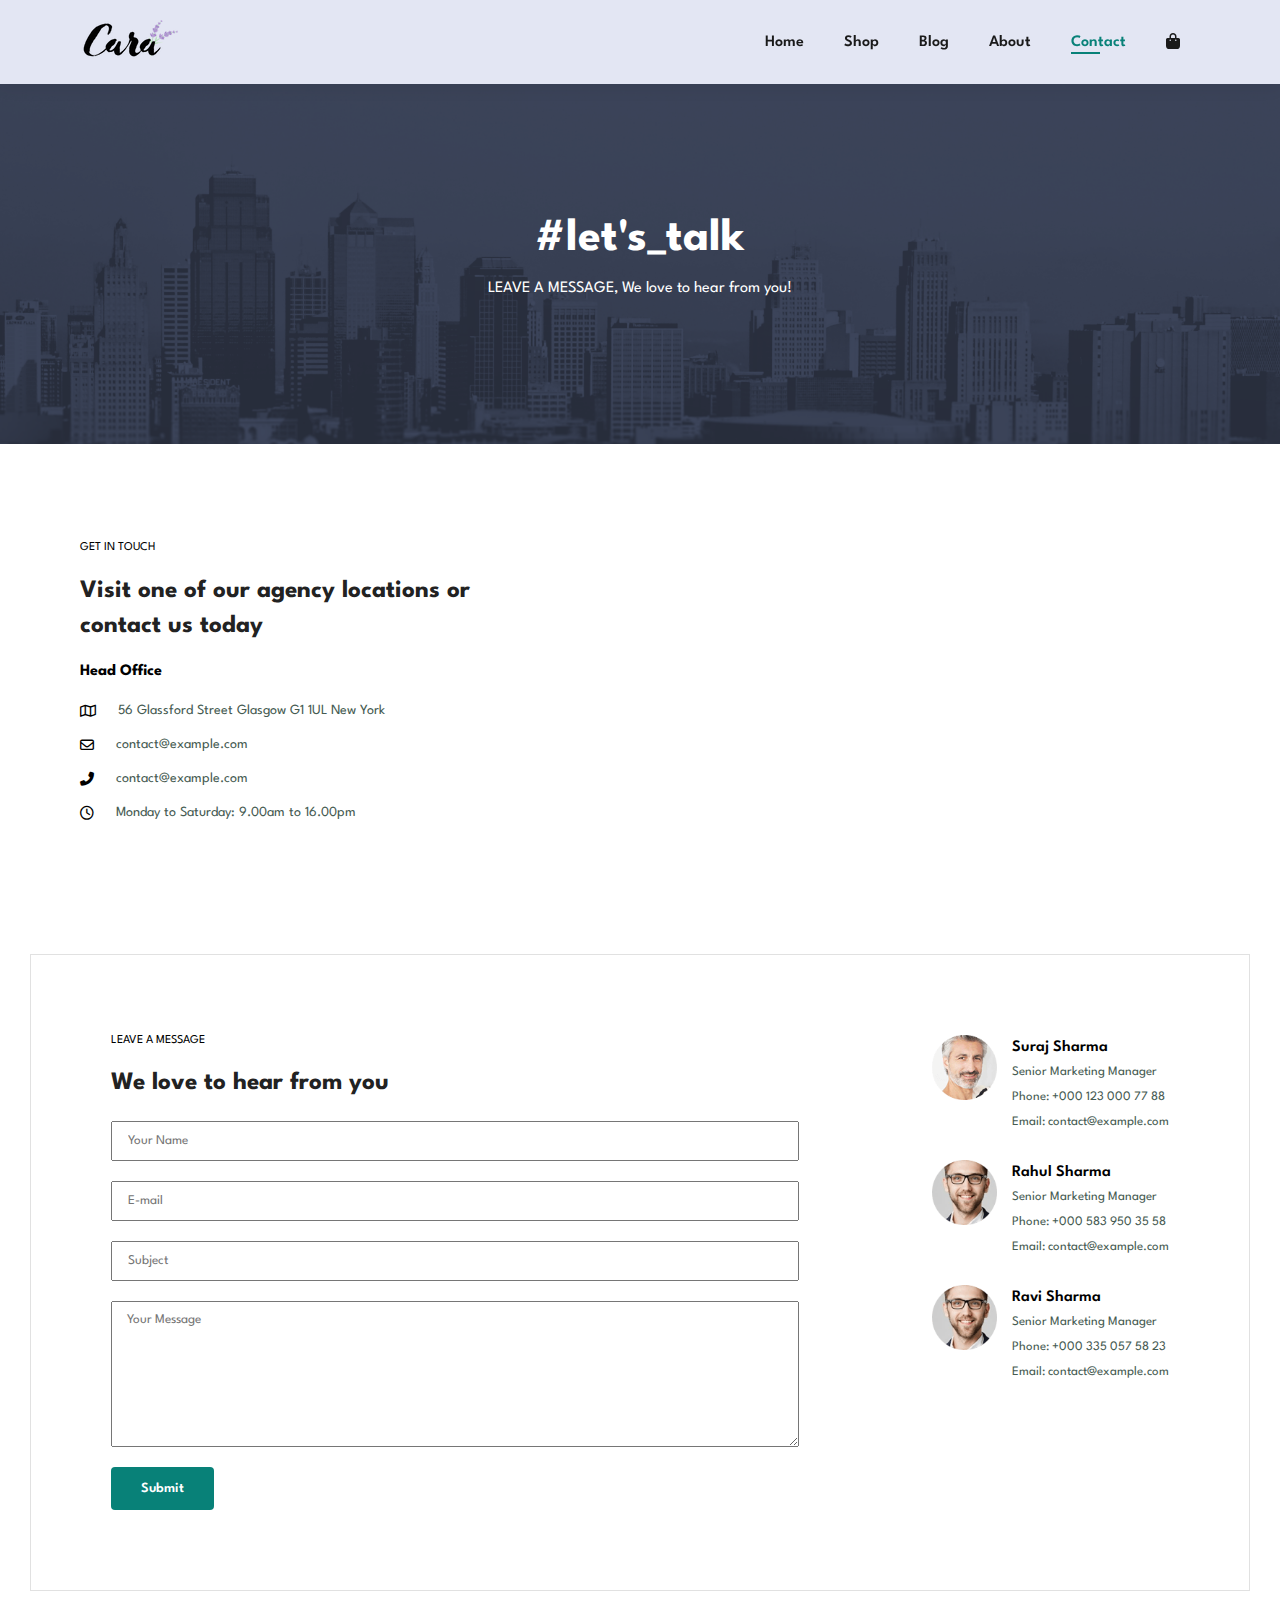
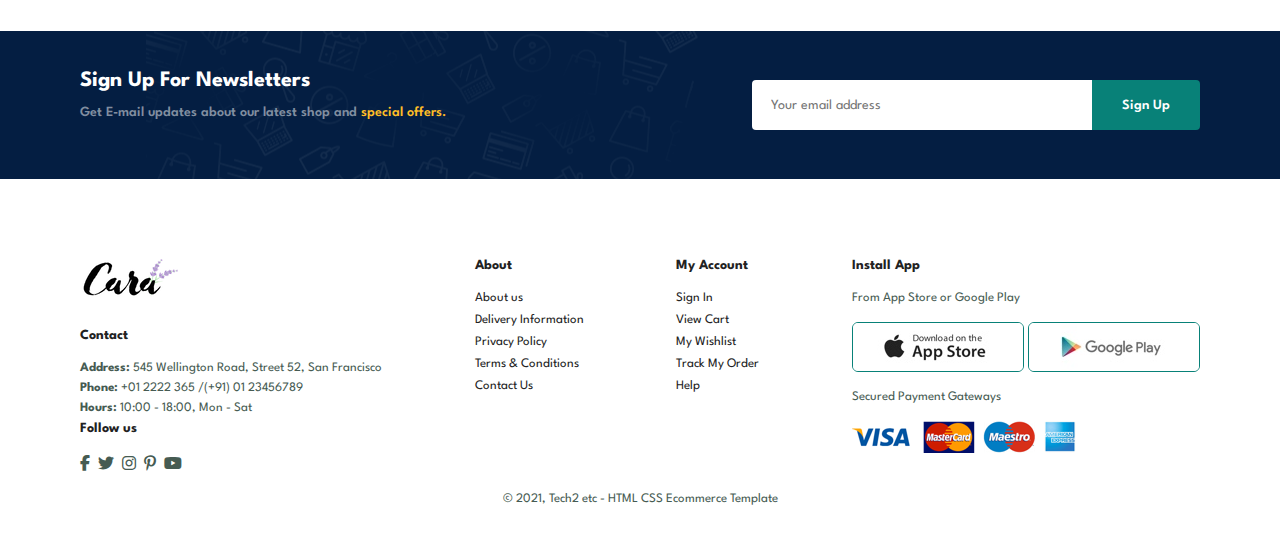
<file: contact.html>
<!DOCTYPE html>
<html lang="en">
  <head>
    <meta charset="UTF-8" />
    <meta http-equiv="X-UA-Compatible" content="IE=edge" />
    <meta name="viewport" content="width=device-width, initial-scale=1.0" />
    <title>Document</title>
    <link rel="stylesheet" href="style.css" />
    <link
      rel="stylesheet"
      href="https://cdnjs.cloudflare.com/ajax/libs/font-awesome/6.3.0/css/all.min.css"
    />
  </head>
  <body>
    <section id="header">
      <a href="#"><img src="img/logo (3).png" class="logo" alt="" /></a>

      <div>
        <ul id="navbar">
          <li><a href="index.html">Home</a></li>
          <li><a href="shop.html">Shop</a></li>
          <li><a href="blog.html">Blog</a></li>
          <li><a href="about.html">About</a></li>
          <li><a class="active" href="contact.html">Contact</a></li>
          <li id="lg-bag">
            <a href="cart.html"><i class="fa-solid fa-bag-shopping"></i></a>
          </li>
          <a href="#" id="close"><i class="fa-solid fa-xmark"></i></a>
        </ul>
      </div>
      <div id="mobile">
        <a href="cart.html"><i class="fa-solid fa-bag-shopping"></i></a>
        <i id="bar" class="fas fa-outdent"></i>
      </div>
    </section>

    <section id="page-header" class="about-header">
      <h2>#let's_talk</h2>

      <p>LEAVE A MESSAGE, We love to hear from you!</p>
    </section>

    <section id="contact-details" class="section-p1">
      <div class="details">
        <span>GET IN TOUCH</span>
        <h2>Visit one of our agency locations or contact us today</h2>
        <h3>Head Office</h3>
        <div>
          <li>
            <i class="fa-regular fa-map"></i>
            <p>56 Glassford Street Glasgow G1 1UL New York</p>
          </li>
          <li>
            <i class="far fa-envelope"></i>
            <p>contact@example.com</p>
          </li>
          <li>
            <i class="fas fa-phone-alt"></i>
            <p>contact@example.com</p>
          </li>
          <li>
            <i class="far fa-clock"></i>
            <p>Monday to Saturday: 9.00am to 16.00pm</p>
          </li>
        </div>
      </div>

      <div class="map">
        <iframe
          src="https://www.google.com/maps/embed?pb=!1m18!1m12!1m3!1d2469.808984139954!2d-1.2565608487034958!3d51.7548163795767!2m3!1f0!2f0!3f0!3m2!1i1024!2i768!4f13.1!3m3!1m2!1s0x4876c6a9ef8c485b%3A0xd2ff1883a001afed!2sUniversity%20of%20Oxford!5e0!3m2!1sen!2sin!4v1679239965049!5m2!1sen!2sin"
          width="600"
          height="450"
          style="border: 0"
          allowfullscreen=""
          loading="lazy"
          referrerpolicy="no-referrer-when-downgrade"
        ></iframe>
      </div>
    </section>

    <section id="form-details">
      <form action="">
        <span>LEAVE A MESSAGE</span>
        <h2>We love to hear from you</h2>
        <input type="text" placeholder="Your Name" />
        <input type="text" placeholder="E-mail" />
        <input type="text" placeholder="Subject" />
        <textarea
          name=""
          id=""
          cols="30"
          rows="10"
          placeholder="Your Message"
        ></textarea>
        <button class="normal">Submit</button>
      </form>

      <div class="people">
        <div>
          <img src="img/people/1.png" alt="" />
          <p>
            <span>Suraj Sharma</span> Senior Marketing Manager <br />
            Phone: +000 123 000 77 88 <br />
            Email: contact@example.com
          </p>
        </div>
        <div>
          <img src="img/people/2.png" alt="" />
          <p>
            <span>Rahul Sharma</span> Senior Marketing Manager <br />
            Phone: +000 583 950 35 58 <br />
            Email: contact@example.com
          </p>
        </div>
        <div>
          <img src="img/people/2.png" alt="" />
          <p>
            <span>Ravi Sharma</span> Senior Marketing Manager <br />
            Phone: +000 335 057 58 23 <br />
            Email: contact@example.com
          </p>
        </div>
      </div>
    </section>

    <section id="newsletter" class="section-p1 section-m1">
      <div class="newstext">
        <h4>Sign Up For Newsletters</h4>
        <p>
          Get E-mail updates about our latest shop and
          <span>special offers.</span>
        </p>
      </div>
      <div class="form">
        <input type="text" placeholder="Your email address" />
        <button class="normal">Sign Up</button>
      </div>
    </section>

    <footer class="section-p1">
      <div class="col">
        <img class="logo" src="img/logo (3).png" alt="" />
        <h4>Contact</h4>
        <p>
          <strong>Address:</strong> 545 Wellington Road, Street 52, San
          Francisco
        </p>
        <p><strong>Phone:</strong> +01 2222 365 /(+91) 01 23456789</p>
        <p><strong>Hours:</strong> 10:00 - 18:00, Mon - Sat</p>
        <div class="follow">
          <h4>Follow us</h4>
          <div class="icon">
            <i class="fab fa-facebook-f"></i>
            <i class="fab fa-twitter"></i>
            <i class="fab fa-instagram"></i>
            <i class="fab fa-pinterest-p"></i>
            <i class="fab fa-youtube"></i>
          </div>
        </div>
      </div>

      <div class="col">
        <h4>About</h4>
        <a href="#">About us</a>
        <a href="#">Delivery Information</a>
        <a href="#">Privacy Policy</a>
        <a href="#">Terms & Conditions</a>
        <a href="#">Contact Us</a>
      </div>

      <div class="col">
        <h4>My Account</h4>
        <a href="#">Sign In</a>
        <a href="#">View Cart</a>
        <a href="#">My Wishlist</a>
        <a href="#">Track My Order</a>
        <a href="#">Help</a>
      </div>

      <div class="col install">
        <h4>Install App</h4>
        <p>From App Store or Google Play</p>
        <div class="row">
          <img src="img/pay/app.jpg" alt="" />
          <img src="img/pay/play.jpg" alt="" />
        </div>
        <p>Secured Payment Gateways</p>
        <img src="img/pay/pay.png" alt="" />
      </div>

      <div class="copyright">
        <p>© 2021, Tech2 etc - HTML CSS Ecommerce Template</p>
      </div>
    </footer>
  </body>
  <script src="script.js"></script>
</html>
</file>
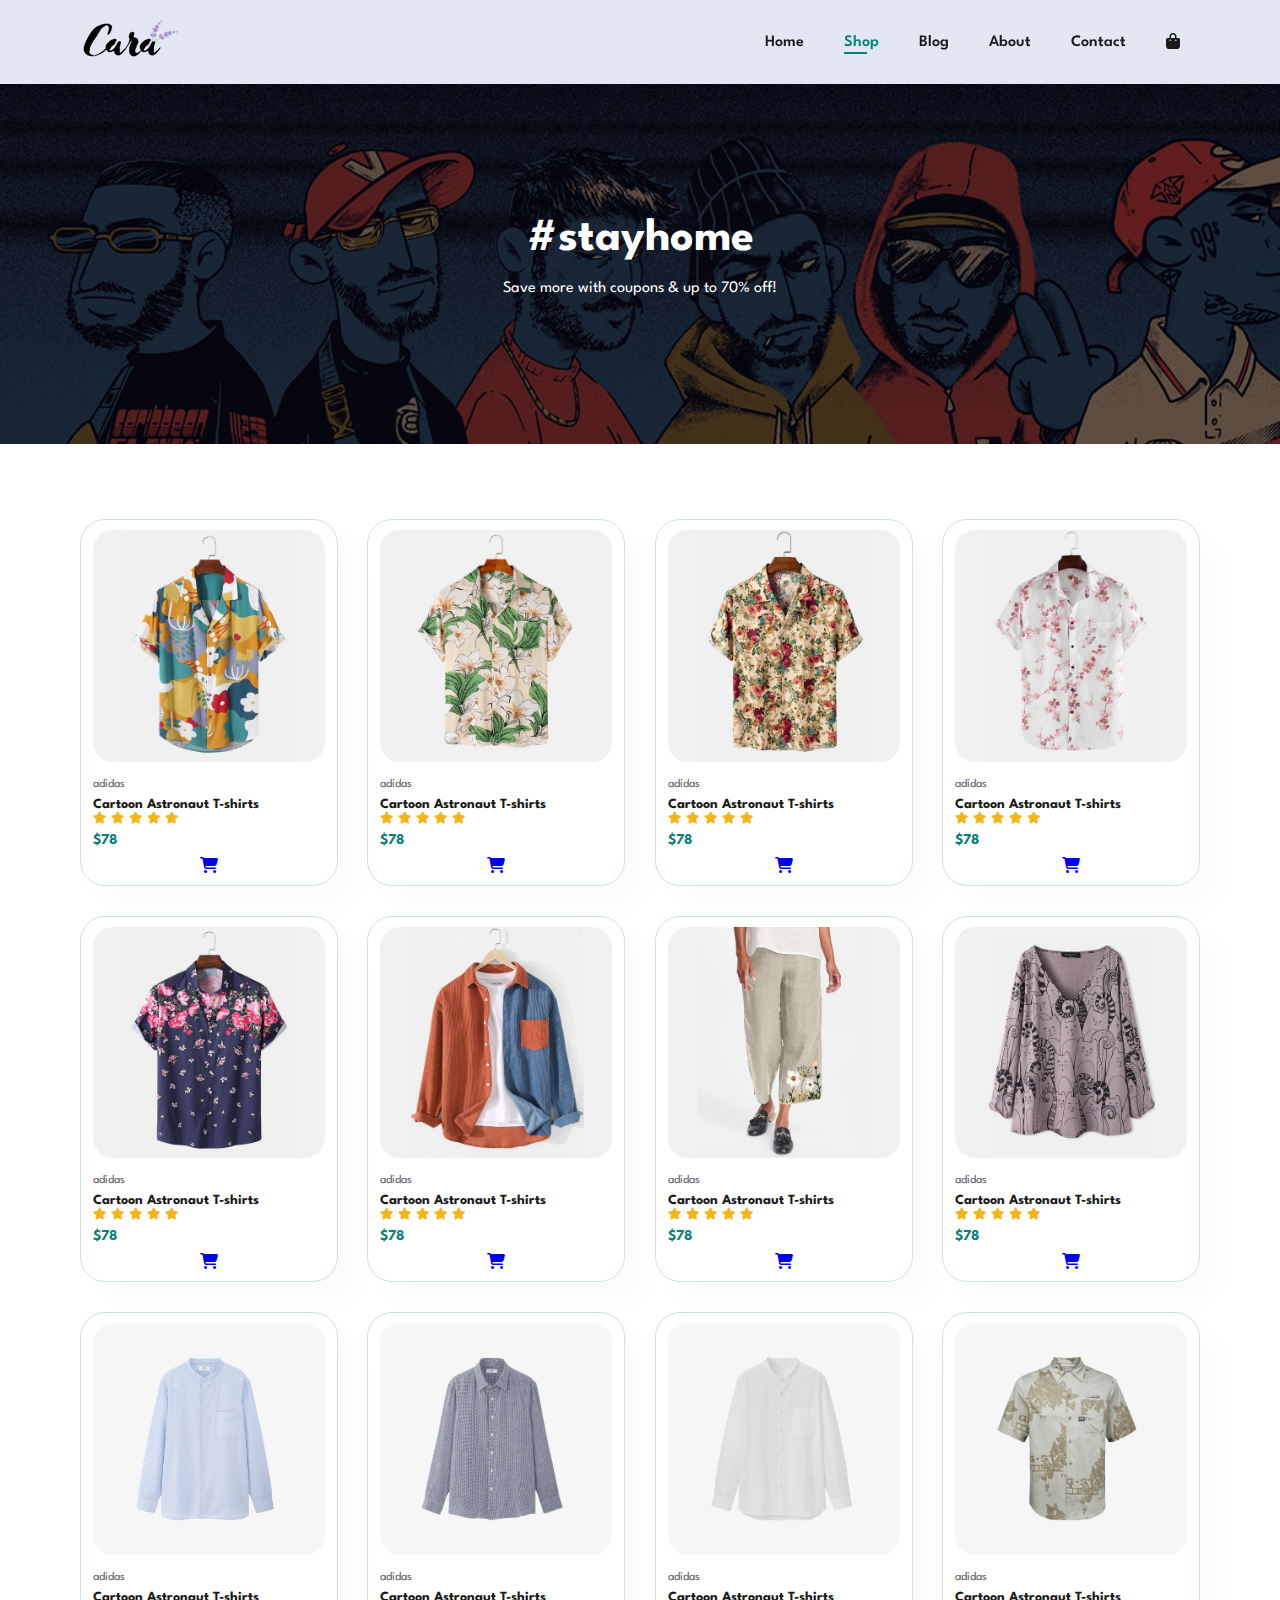
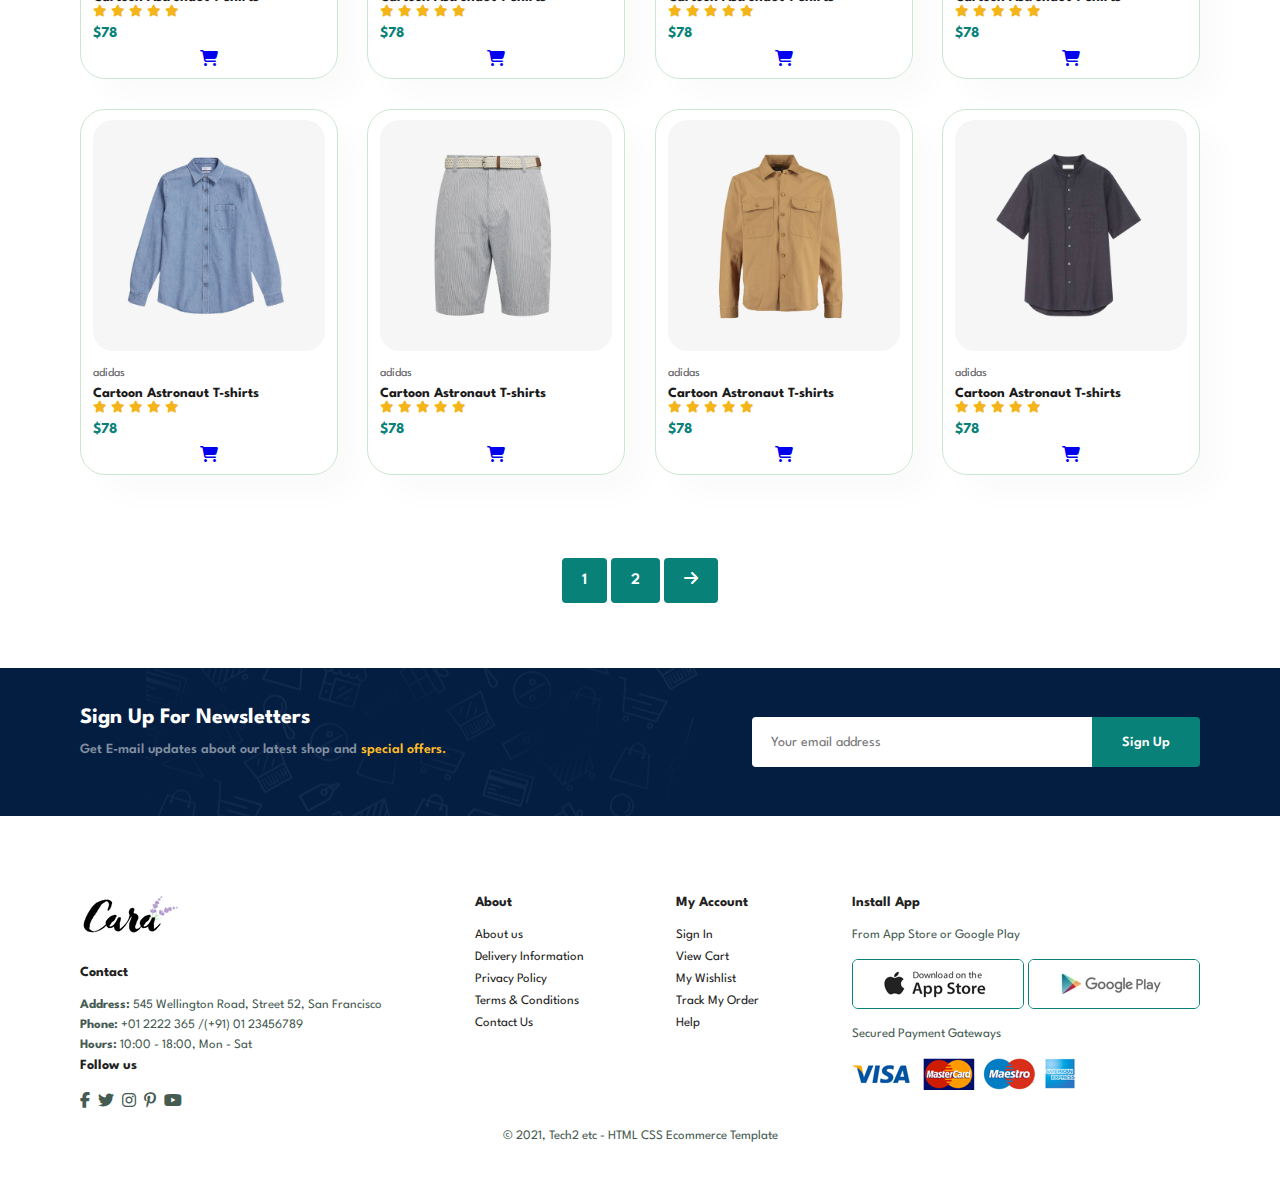
<file: Shop.html>
<!DOCTYPE html>
<html lang="en">
  <head>
    <meta charset="UTF-8" />
    <meta http-equiv="X-UA-Compatible" content="IE=edge" />
    <meta name="viewport" content="width=device-width, initial-scale=1.0" />
    <title>Document</title>
    <link rel="stylesheet" href="style.css" />
    <link
      rel="stylesheet"
      href="https://cdnjs.cloudflare.com/ajax/libs/font-awesome/6.3.0/css/all.min.css"
    />
  </head>
  <body>
    <section id="header">
      <a href="#"><img src="img/logo (3).png" class="logo" alt="" /></a>

      <div>
        <ul id="navbar">
          <li><a href="index.html">Home</a></li>
          <li><a class="active" href="shop.html">Shop</a></li>
          <li><a href="blog.html">Blog</a></li>
          <li><a href="about.html">About</a></li>
          <li><a href="contact.html">Contact</a></li>
          <li id="lg-bag">
            <a href="cart.html"><i class="fa-solid fa-bag-shopping"></i></a>
          </li>
          <a href="#" id="close"><i class="fa-solid fa-xmark"></i></a>
        </ul>
      </div>
      <div id="mobile">
        <a href="cart.html"><i class="fa-solid fa-bag-shopping"></i></a>
        <i id="bar" class="fas fa-outdent"></i>
      </div>
    </section>

    <section id="page-header">
      <h2>#stayhome</h2>

      <p>Save more with coupons & up to 70% off!</p>
    </section>

    <section id="product1" class="section-p1">
      <div class="pro-container">
        <div class="pro" onclick="window.location.href='sproduct.html';">
          <img src="img/products/f1.jpg" alt="" />
          <div class="des">
            <span>adidas</span>
            <h5>Cartoon Astronaut T-shirts</h5>
            <div class="star">
              <i class="fas fa-star"></i>
              <i class="fas fa-star"></i>
              <i class="fas fa-star"></i>
              <i class="fas fa-star"></i>
              <i class="fas fa-star"></i>
            </div>
            <h4>$78</h4>
          </div>
          <a href="#"><i class="fa-solid fa-cart-shopping"></i></a>
        </div>
        <div class="pro">
          <img src="img/products/f2.jpg" alt="" />
          <div class="des">
            <span>adidas</span>
            <h5>Cartoon Astronaut T-shirts</h5>
            <div class="star">
              <i class="fas fa-star"></i>
              <i class="fas fa-star"></i>
              <i class="fas fa-star"></i>
              <i class="fas fa-star"></i>
              <i class="fas fa-star"></i>
            </div>
            <h4>$78</h4>
          </div>
          <a href="#"><i class="fa-solid fa-cart-shopping"></i></a>
        </div>
        <div class="pro">
          <img src="img/products/f3.jpg" alt="" />
          <div class="des">
            <span>adidas</span>
            <h5>Cartoon Astronaut T-shirts</h5>
            <div class="star">
              <i class="fas fa-star"></i>
              <i class="fas fa-star"></i>
              <i class="fas fa-star"></i>
              <i class="fas fa-star"></i>
              <i class="fas fa-star"></i>
            </div>
            <h4>$78</h4>
          </div>
          <a href="#"><i class="fa-solid fa-cart-shopping"></i></a>
        </div>
        <div class="pro">
          <img src="img/products/f4.jpg" alt="" />
          <div class="des">
            <span>adidas</span>
            <h5>Cartoon Astronaut T-shirts</h5>
            <div class="star">
              <i class="fas fa-star"></i>
              <i class="fas fa-star"></i>
              <i class="fas fa-star"></i>
              <i class="fas fa-star"></i>
              <i class="fas fa-star"></i>
            </div>
            <h4>$78</h4>
          </div>
          <a href="#"><i class="fa-solid fa-cart-shopping"></i></a>
        </div>
        <div class="pro">
          <img src="img/products/f5.jpg" alt="" />
          <div class="des">
            <span>adidas</span>
            <h5>Cartoon Astronaut T-shirts</h5>
            <div class="star">
              <i class="fas fa-star"></i>
              <i class="fas fa-star"></i>
              <i class="fas fa-star"></i>
              <i class="fas fa-star"></i>
              <i class="fas fa-star"></i>
            </div>
            <h4>$78</h4>
          </div>
          <a href="#"><i class="fa-solid fa-cart-shopping"></i></a>
        </div>
        <div class="pro">
          <img src="img/products/f6.jpg" alt="" />
          <div class="des">
            <span>adidas</span>
            <h5>Cartoon Astronaut T-shirts</h5>
            <div class="star">
              <i class="fas fa-star"></i>
              <i class="fas fa-star"></i>
              <i class="fas fa-star"></i>
              <i class="fas fa-star"></i>
              <i class="fas fa-star"></i>
            </div>
            <h4>$78</h4>
          </div>
          <a href="#"><i class="fa-solid fa-cart-shopping"></i></a>
        </div>
        <div class="pro">
          <img src="img/products/f7.jpg" alt="" />
          <div class="des">
            <span>adidas</span>
            <h5>Cartoon Astronaut T-shirts</h5>
            <div class="star">
              <i class="fas fa-star"></i>
              <i class="fas fa-star"></i>
              <i class="fas fa-star"></i>
              <i class="fas fa-star"></i>
              <i class="fas fa-star"></i>
            </div>
            <h4>$78</h4>
          </div>
          <a href="#"><i class="fa-solid fa-cart-shopping"></i></a>
        </div>
        <div class="pro">
          <img src="img/products/f8.jpg" alt="" />
          <div class="des">
            <span>adidas</span>
            <h5>Cartoon Astronaut T-shirts</h5>
            <div class="star">
              <i class="fas fa-star"></i>
              <i class="fas fa-star"></i>
              <i class="fas fa-star"></i>
              <i class="fas fa-star"></i>
              <i class="fas fa-star"></i>
            </div>
            <h4>$78</h4>
          </div>
          <a href="#"><i class="fa-solid fa-cart-shopping"></i></a>
        </div>

        <div class="pro">
          <img src="img/products/n1.jpg" alt="" />
          <div class="des">
            <span>adidas</span>
            <h5>Cartoon Astronaut T-shirts</h5>
            <div class="star">
              <i class="fas fa-star"></i>
              <i class="fas fa-star"></i>
              <i class="fas fa-star"></i>
              <i class="fas fa-star"></i>
              <i class="fas fa-star"></i>
            </div>
            <h4>$78</h4>
          </div>
          <a href="#"><i class="fa-solid fa-cart-shopping"></i></a>
        </div>
        <div class="pro">
          <img src="img/products/n2.jpg" alt="" />
          <div class="des">
            <span>adidas</span>
            <h5>Cartoon Astronaut T-shirts</h5>
            <div class="star">
              <i class="fas fa-star"></i>
              <i class="fas fa-star"></i>
              <i class="fas fa-star"></i>
              <i class="fas fa-star"></i>
              <i class="fas fa-star"></i>
            </div>
            <h4>$78</h4>
          </div>
          <a href="#"><i class="fa-solid fa-cart-shopping"></i></a>
        </div>
        <div class="pro">
          <img src="img/products/n3.jpg" alt="" />
          <div class="des">
            <span>adidas</span>
            <h5>Cartoon Astronaut T-shirts</h5>
            <div class="star">
              <i class="fas fa-star"></i>
              <i class="fas fa-star"></i>
              <i class="fas fa-star"></i>
              <i class="fas fa-star"></i>
              <i class="fas fa-star"></i>
            </div>
            <h4>$78</h4>
          </div>
          <a href="#"><i class="fa-solid fa-cart-shopping"></i></a>
        </div>
        <div class="pro">
          <img src="img/products/n4.jpg" alt="" />
          <div class="des">
            <span>adidas</span>
            <h5>Cartoon Astronaut T-shirts</h5>
            <div class="star">
              <i class="fas fa-star"></i>
              <i class="fas fa-star"></i>
              <i class="fas fa-star"></i>
              <i class="fas fa-star"></i>
              <i class="fas fa-star"></i>
            </div>
            <h4>$78</h4>
          </div>
          <a href="#"><i class="fa-solid fa-cart-shopping"></i></a>
        </div>
        <div class="pro">
          <img src="img/products/n5.jpg" alt="" />
          <div class="des">
            <span>adidas</span>
            <h5>Cartoon Astronaut T-shirts</h5>
            <div class="star">
              <i class="fas fa-star"></i>
              <i class="fas fa-star"></i>
              <i class="fas fa-star"></i>
              <i class="fas fa-star"></i>
              <i class="fas fa-star"></i>
            </div>
            <h4>$78</h4>
          </div>
          <a href="#"><i class="fa-solid fa-cart-shopping"></i></a>
        </div>
        <div class="pro">
          <img src="img/products/n6.jpg" alt="" />
          <div class="des">
            <span>adidas</span>
            <h5>Cartoon Astronaut T-shirts</h5>
            <div class="star">
              <i class="fas fa-star"></i>
              <i class="fas fa-star"></i>
              <i class="fas fa-star"></i>
              <i class="fas fa-star"></i>
              <i class="fas fa-star"></i>
            </div>
            <h4>$78</h4>
          </div>
          <a href="#"><i class="fa-solid fa-cart-shopping"></i></a>
        </div>
        <div class="pro">
          <img src="img/products/n7.jpg" alt="" />
          <div class="des">
            <span>adidas</span>
            <h5>Cartoon Astronaut T-shirts</h5>
            <div class="star">
              <i class="fas fa-star"></i>
              <i class="fas fa-star"></i>
              <i class="fas fa-star"></i>
              <i class="fas fa-star"></i>
              <i class="fas fa-star"></i>
            </div>
            <h4>$78</h4>
          </div>
          <a href="#"><i class="fa-solid fa-cart-shopping"></i></a>
        </div>
        <div class="pro">
          <img src="img/products/n8.jpg" alt="" />
          <div class="des">
            <span>adidas</span>
            <h5>Cartoon Astronaut T-shirts</h5>
            <div class="star">
              <i class="fas fa-star"></i>
              <i class="fas fa-star"></i>
              <i class="fas fa-star"></i>
              <i class="fas fa-star"></i>
              <i class="fas fa-star"></i>
            </div>
            <h4>$78</h4>
          </div>
          <a href="#"><i class="fa-solid fa-cart-shopping"></i></a>
        </div>
      </div>
    </section>

    <section id="pagination" class="section-p1">
      <a href="#">1</a>
      <a href="#">2</a>
      <a href="#"><i class="fa-solid fa-arrow-right"></i></a>
    </section>

    <section id="newsletter" class="section-p1 section-m1">
      <div class="newstext">
        <h4>Sign Up For Newsletters</h4>
        <p>
          Get E-mail updates about our latest shop and
          <span>special offers.</span>
        </p>
      </div>
      <div class="form">
        <input type="text" placeholder="Your email address" />
        <button class="normal">Sign Up</button>
      </div>
    </section>

    <footer class="section-p1">
      <div class="col">
        <img class="logo" src="img/logo (3).png" alt="" />
        <h4>Contact</h4>
        <p>
          <strong>Address:</strong> 545 Wellington Road, Street 52, San
          Francisco
        </p>
        <p><strong>Phone:</strong> +01 2222 365 /(+91) 01 23456789</p>
        <p><strong>Hours:</strong> 10:00 - 18:00, Mon - Sat</p>
        <div class="follow">
          <h4>Follow us</h4>
          <div class="icon">
            <i class="fab fa-facebook-f"></i>
            <i class="fab fa-twitter"></i>
            <i class="fab fa-instagram"></i>
            <i class="fab fa-pinterest-p"></i>
            <i class="fab fa-youtube"></i>
          </div>
        </div>
      </div>

      <div class="col">
        <h4>About</h4>
        <a href="#">About us</a>
        <a href="#">Delivery Information</a>
        <a href="#">Privacy Policy</a>
        <a href="#">Terms & Conditions</a>
        <a href="#">Contact Us</a>
      </div>

      <div class="col">
        <h4>My Account</h4>
        <a href="#">Sign In</a>
        <a href="#">View Cart</a>
        <a href="#">My Wishlist</a>
        <a href="#">Track My Order</a>
        <a href="#">Help</a>
      </div>

      <div class="col install">
        <h4>Install App</h4>
        <p>From App Store or Google Play</p>
        <div class="row">
          <img src="img/pay/app.jpg" alt="" />
          <img src="img/pay/play.jpg" alt="" />
        </div>
        <p>Secured Payment Gateways</p>
        <img src="img/pay/pay.png" alt="" />
      </div>

      <div class="copyright">
        <p>© 2021, Tech2 etc - HTML CSS Ecommerce Template</p>
      </div>
    </footer>
  </body>
  <script src="script.js"></script>
</html>
</file>
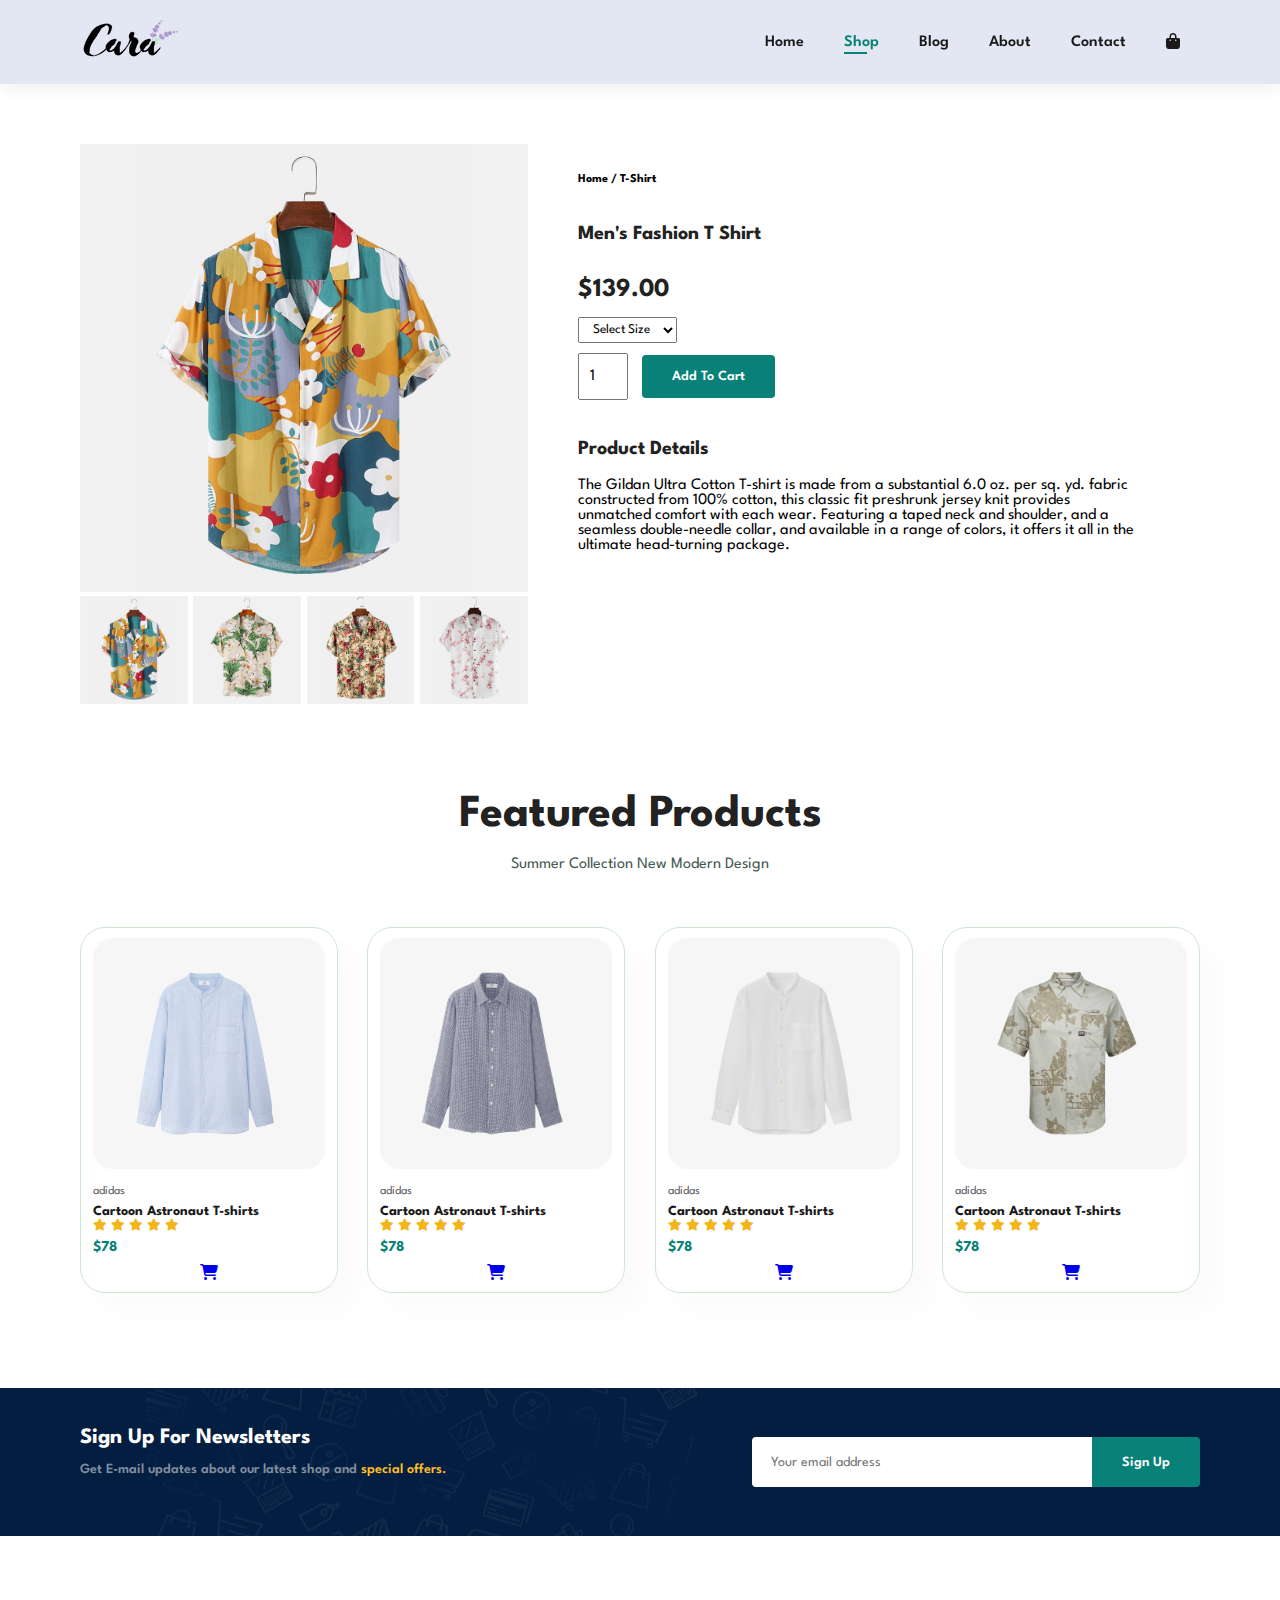
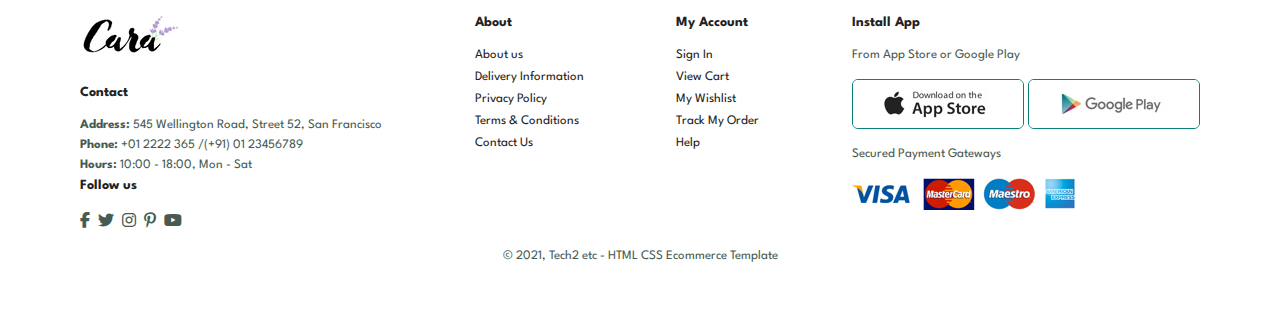
<file: sproduct.html>
<!DOCTYPE html>
<html lang="en">
  <head>
    <meta charset="UTF-8" />
    <meta http-equiv="X-UA-Compatible" content="IE=edge" />
    <meta name="viewport" content="width=device-width, initial-scale=1.0" />
    <title>Document</title>
    <link rel="stylesheet" href="style.css" />
    <link
      rel="stylesheet"
      href="https://cdnjs.cloudflare.com/ajax/libs/font-awesome/6.3.0/css/all.min.css"
    />
  </head>
  <body>
    <section id="header">
      <a href="#"><img src="img/logo (3).png" class="logo" alt="" /></a>

      <div>
        <ul id="navbar">
          <li><a href="index.html">Home</a></li>
          <li><a class="active" href="shop.html">Shop</a></li>
          <li><a href="blog.html">Blog</a></li>
          <li><a href="about.html">About</a></li>
          <li><a href="contact.html">Contact</a></li>
          <li id="lg-bag">
            <a href="cart.html"><i class="fa-solid fa-bag-shopping"></i></a>
          </li>
          <a href="#" id="close"><i class="fa-solid fa-xmark"></i></a>
        </ul>
      </div>
      <div id="mobile">
        <a href="cart.html"><i class="fa-solid fa-bag-shopping"></i></a>
        <i id="bar" class="fas fa-outdent"></i>
      </div>
    </section>

    <section id="prodetails" class="section-p1">
      <div class="single-pro-image">
        <img src="img/products/f1.jpg" width="100%" id="MainImg" alt="" />

        <div class="small-img-group">
          <div class="small-img-col">
            <img
              src="img/products/f1.jpg"
              width="100%"
              class="small-img"
              alt=""
            />
          </div>
          <div class="small-img-col">
            <img
              src="img/products/f2.jpg"
              width="100%"
              class="small-img"
              alt=""
            />
          </div>
          <div class="small-img-col">
            <img
              src="img/products/f3.jpg"
              width="100%"
              class="small-img"
              alt=""
            />
          </div>
          <div class="small-img-col">
            <img
              src="img/products/f4.jpg"
              width="100%"
              class="small-img"
              alt=""
            />
          </div>
        </div>
      </div>
        

        <div class="single-pro-details">
          <h6>Home / T-Shirt</h6>
          <h4>Men's Fashion T Shirt</h4>
          <h2>$139.00</h2>
          <select>
            <option>Select Size</option>
            <option>XL</option>
            <option>XXL</option>
            <option>Small</option>
            <option>Large</option>
          </select>
          <input type="number" value="1" />
          <button class="normal">Add To Cart</button>
          <h4>Product Details</h4>
          <span
            >The Gildan Ultra Cotton T-shirt is made from a substantial 6.0 oz.
            per sq. yd. fabric constructed from 100% cotton, this classic fit
            preshrunk jersey knit provides unmatched comfort with each wear.
            Featuring a taped neck and shoulder, and a seamless double-needle
            collar, and available in a range of colors, it offers it all in the
            ultimate head-turning package.
          </span>
        </div>
    </section>

     <section id="product1" class="section-p1">
      <h2>Featured Products</h2>
      <p>Summer Collection New Modern Design</p>
      <div class="pro-container">
        <div class="pro">
          <img src="img/products/n1.jpg" alt="" />
          <div class="des">
            <span>adidas</span>
            <h5>Cartoon Astronaut T-shirts</h5>
            <div class="star">
              <i class="fas fa-star"></i>
              <i class="fas fa-star"></i>
              <i class="fas fa-star"></i>
              <i class="fas fa-star"></i>
              <i class="fas fa-star"></i>
            </div>
            <h4>$78</h4>
          </div>
          <a href="#"><i class="fa-solid fa-cart-shopping"></i></a>
        </div>
        <div class="pro">
          <img src="img/products/n2.jpg" alt="" />
          <div class="des">
            <span>adidas</span>
            <h5>Cartoon Astronaut T-shirts</h5>
            <div class="star">
              <i class="fas fa-star"></i>
              <i class="fas fa-star"></i>
              <i class="fas fa-star"></i>
              <i class="fas fa-star"></i>
              <i class="fas fa-star"></i>
            </div>
            <h4>$78</h4>
          </div>
          <a href="#"><i class="fa-solid fa-cart-shopping"></i></a>
        </div>
        <div class="pro">
          <img src="img/products/n3.jpg" alt="" />
          <div class="des">
            <span>adidas</span>
            <h5>Cartoon Astronaut T-shirts</h5>
            <div class="star">
              <i class="fas fa-star"></i>
              <i class="fas fa-star"></i>
              <i class="fas fa-star"></i>
              <i class="fas fa-star"></i>
              <i class="fas fa-star"></i>
            </div>
            <h4>$78</h4>
          </div>
          <a href="#"><i class="fa-solid fa-cart-shopping"></i></a>
        </div>
        <div class="pro">
          <img src="img/products/n4.jpg" alt="" />
          <div class="des">
            <span>adidas</span>
            <h5>Cartoon Astronaut T-shirts</h5>
            <div class="star">
              <i class="fas fa-star"></i>
              <i class="fas fa-star"></i>
              <i class="fas fa-star"></i>
              <i class="fas fa-star"></i>
              <i class="fas fa-star"></i>
            </div>
            <h4>$78</h4>
          </div>
          <a href="#"><i class="fa-solid fa-cart-shopping"></i></a>
        </div>
        
    </section>

    <section id="newsletter" class="section-p1 section-m1">
      <div class="newstext">
        <h4>Sign Up For Newsletters</h4>
        <p>
          Get E-mail updates about our latest shop and
          <span>special offers.</span>
        </p>
      </div>
      <div class="form">
        <input type="text" placeholder="Your email address" />
        <button class="normal">Sign Up</button>
      </div>
    </section>

    <footer class="section-p1">
      <div class="col">
        <img class="logo" src="img/logo (3).png" alt="" />
        <h4>Contact</h4>
        <p>
          <strong>Address:</strong> 545 Wellington Road, Street 52, San
          Francisco
        </p>
        <p><strong>Phone:</strong> +01 2222 365 /(+91) 01 23456789</p>
        <p><strong>Hours:</strong> 10:00 - 18:00, Mon - Sat</p>
        <div class="follow">
          <h4>Follow us</h4>
          <div class="icon">
            <i class="fab fa-facebook-f"></i>
            <i class="fab fa-twitter"></i>
            <i class="fab fa-instagram"></i>
            <i class="fab fa-pinterest-p"></i>
            <i class="fab fa-youtube"></i>
          </div>
        </div>
      </div>

      <div class="col">
        <h4>About</h4>
        <a href="#">About us</a>
        <a href="#">Delivery Information</a>
        <a href="#">Privacy Policy</a>
        <a href="#">Terms & Conditions</a>
        <a href="#">Contact Us</a>
      </div>

      <div class="col">
        <h4>My Account</h4>
        <a href="#">Sign In</a>
        <a href="#">View Cart</a>
        <a href="#">My Wishlist</a>
        <a href="#">Track My Order</a>
        <a href="#">Help</a>
      </div>

      <div class="col install">
        <h4>Install App</h4>
        <p>From App Store or Google Play</p>
        <div class="row">
          <img src="img/pay/app.jpg" alt="" />
          <img src="img/pay/play.jpg" alt="" />
        </div>
        <p>Secured Payment Gateways</p>
        <img src="img/pay/pay.png" alt="" />
      </div>

      <div class="copyright">
        <p>© 2021, Tech2 etc - HTML CSS Ecommerce Template</p>
      </div>
    </footer>

    <script>
      var MainImg = document.getElementById("MainImg");
      var smallimg = document.getElementsByClassName("small-img");

      smallimg[0].onclick = function(){
        MainImg.src = smallimg[0].src;
      }
      smallimg[1].onclick = function(){
        MainImg.src = smallimg[1].src;
      }
      smallimg[2].onclick = function(){
        MainImg.src = smallimg[2].src;
      }
      smallimg[3].onclick = function(){
        MainImg.src = smallimg[3].src;
      }
    </script>
  </body>
  <script src="script.js"></script>
</html>
</file>
<file: style.css>
@import url("https://fonts.googleapis.com/css2?family=Spartan:wght@100;200;300;400;500;600;700;800;900&display=swap");
* {
  margin: 0;
  padding: 0;
  box-sizing: border-box;
  font-family: "Spartan", sans-serif;
}

html {
  scroll-behavior: smooth;
}

/* Global Styles */

h1 {
  font-size: 50px;
  line-height: 64px;
  color: #222;
}

h2 {
  font-size: 46px;
  line-height: 54px;
  color: #222;
}

h4 {
  font-size: 20px;
  color: #222;
}

h6 {
  font-weight: 700;
  font-size: 12px;
}

p {
  font-size: 16px;
  color: #465b52;
  margin: 15px 0 20px 0;
}

.section-p1 {
  padding: 40px 80px;
}

.section-m1 {
  margin: 40px 0;
}

button.normal {
  font-size: 14px;
  font-weight: 600;
  padding: 15px 30px;
  color: #000;
  background-color: #fff;
  border-radius: 4px;
  cursor: pointer;
  border: none;
  outline: none;
  transition: 0.2s;
}
button.white {
  font-size: 13px;
  font-weight: 600;
  padding: 11px 18px;
  color: #fff;
  background-color: transparent;
  cursor: pointer;
  border: 1px solid #fff;
  outline: none;
  transition: 0.2s;
}

body {
  width: 100%;
}

#header {
  display: flex;
  align-items: center;
  justify-content: space-between;
  padding: 20px 80px;
  background: #e3e6f3;
  box-shadow: 0 5px 15px rgba(0, 0, 0, 0.06);
  z-index: 999;
  position: sticky;
  top: 0;
  left: 0;
}

#navbar {
  display: flex;
  align-items: center;
  justify-content: center;
}

#navbar li {
  list-style: none;
  padding: 0 20px;
  position: relative;
}

#navbar li a {
  text-decoration: none;
  font-size: 16px;
  font-weight: 600;
  color: #1a1a1a;
  transition: 0.3s ease;
}

#navbar li a:hover,
#navbar li a.active {
  color: #088178;
}

#navbar li a.active::after,
#navbar li a:hover::after {
  content: "";
  width: 30%;
  height: 2px;
  background: #088178;
  position: absolute;
  bottom: -4px;
  left: 20px;
}

#mobile {
  display: none;
  align-items: center;
}

#close {
  display: none;
}

/* Home Page  */
#hero {
  background-image: url("img/hero4.png");
  height: 90vh;
  width: 100%;
  background-size: cover;
  background-position: top 25% right 0;
  padding: 0 80px;
  display: flex;
  flex-direction: column;
  align-items: flex-start;
  justify-content: center;
}

#hero h4 {
  padding-bottom: 15px;
}

#hero h1 {
  color: #088178;
}

#hero button {
  background-image: url("img/button.png");
  background-color: transparent;
  color: #088178;
  border: 0;
  padding: 14px 80px 14px 65px;
  background-repeat: no-repeat;
  cursor: pointer;
  font-weight: 700;
  font-size: 15px;
}

#feature {
  display: flex;
  align-items: center;
  justify-content: space-between;
  flex-wrap: wrap;
}

#feature .fe-box {
  width: 180px;
  text-align: center;
  padding: 25px 15px;
  box-shadow: 20px 20px 34px rgba(0, 0, 0, 0.03);
  border: 1px solid #cce7d0;
  border-radius: 4px;
  margin: 15px 0;
}

#feature .fe-box:hover {
  box-shadow: 10px 10px 54px rgba(70, 62, 221, 0.1);
}

#feature .fe-box img {
  width: 100%;
  margin-bottom: 10px;
}

#feature .fe-box h6 {
  display: inline-block;
  padding: 9px 8px 6px 8px;
  line-height: 1;
  border-radius: 4px;
  color: #088178;
  background-color: #fddde4;
}

#feature .fe-box:nth-child(2) h6 {
  background-color: #cdebbc;
}
#feature .fe-box:nth-child(3) h6 {
  background-color: #d1e8f2;
}
#feature .fe-box:nth-child(4) h6 {
  background-color: #cdd4f8;
}
#feature .fe-box:nth-child(5) h6 {
  background-color: #f6dbf6;
}
#feature .fe-box:nth-child(6) h6 {
  background-color: #fff2e5;
}

#product1 {
  text-align: center;
}

#product1 .pro-container {
  display: flex;
  justify-content: space-between;
  padding-top: 20px;
  flex-wrap: wrap;
}

#product1 .pro {
  width: 23%;
  min-width: 250px;
  padding: 10px 12px;
  border: 1px solid #cce7d0;
  border-radius: 25px;
  cursor: pointer;
  box-shadow: 20px 20px 30px rgba(0, 0, 0, 0.02);
  margin: 15px 0;
  transition: 0.2s ease;
  position: relative;
}

#product1 .pro:hover {
  box-shadow: 20px 20px 30px rgba(0, 0, 0, 0.06);
}

#product1 .pro img {
  width: 100%;
  border-radius: 20px;
}

#product1 .pro .des {
  text-align: start;
  padding: 10px 0;
}

#product1 .pro .des span {
  color: #606063;
  font-size: 12px;
}

#product1 .pro .des h5 {
  padding-top: 7px;
  color: #1a1a1a;
  font-size: 14px;
}

#product1 .pro .des i {
  font-size: 12px;
  color: rgb(243, 181, 25);
}

#product1 .pro .des h4 {
  padding-top: 7px;
  font-size: 15px;
  font-weight: 700;
  color: #088178;
}

#product1 .pro .cart {
  width: 40px;
  height: 40px;
  line-height: 40px;
  border-radius: 50px;
  background-color: #e8f6ea;
  font-weight: 500;
  color: #088178;
  border: 1px solid #cce7d0;
  position: absolute;
  bottom: 20px;
  right: 10px;
}

#banner {
  display: flex;
  flex-direction: column;
  justify-content: center;
  align-items: center;
  text-align: center;
  background-image: url(img/banner/b2.jpg);
  width: 100%;
  height: 40vh;
  background-size: cover;
  background-position: center;
}

#banner h4 {
  color: #fff;
  font-size: 16px;
}

#banner h2 {
  color: #fff;
  font-size: 30px;
  padding: 10px 0;
}

#banner h2 span {
  color: #ef3636;
}

#banner button:hover {
  background: #088178;
  color: #fff;
}

#sm-banner {
  display: flex;
  justify-content: space-between;
  flex-wrap: wrap;
}

#sm-banner .banner-box {
  display: flex;
  flex-direction: column;
  justify-content: center;
  align-items: flex-start;
  background-image: url(img/banner/b17.jpg);
  min-width: 660px;
  height: 50vh;
  background-size: cover;
  background-position: center;
  padding: 30px;
}

#sm-banner .banner-box2 {
  background-image: url(img/banner/b10.jpg);
}

#sm-banner h4 {
  color: #fff;
  font-size: 20px;
  font-weight: 300;
}
#sm-banner h2 {
  color: #fff;
  font-size: 28px;
  font-weight: 800;
}
#sm-banner span {
  color: #fff;
  font-size: 14px;
  font-weight: 500;
  padding-bottom: 15px;
}

#sm-banner .banner-box:hover button {
  background: #088178;
  border: 1px solid #088178;
}

#banner3 {
  display: flex;
  justify-content: space-between;
  flex-wrap: wrap;
  padding: 0 80px;
}

#banner3 .banner-box {
  display: flex;
  flex-direction: column;
  justify-content: center;
  align-items: flex-start;
  background-image: url(img/banner/b7.jpg);
  min-width: 30%;
  height: 30vh;
  background-size: cover;
  background-position: center;
  padding: 20px;
  margin-bottom: 20px;
}

#banner3 .banner-box2 {
  background-image: url(img/banner/b4.jpg);
}

#banner3 .banner-box3 {
  background-image: url(img/banner/b18.jpg);
}

#banner3 h2 {
  color: #fff;
  font-weight: 900;
  font-size: 22px;
}
#banner3 h3 {
  color: #ec544e;
  font-weight: 800;
  font-size: 15px;
}

#newsletter {
  display: flex;
  justify-content: space-between;
  flex-wrap: wrap;
  align-items: center;
  background-image: url(img/banner/b14.png);
  background-repeat: no-repeat;
  background-position: 20% 30%;
  background-color: #041e42;
}

#newsletter h4 {
  font-size: 22px;
  font-weight: 700;
  color: #fff;
}

#newsletter p {
  font-size: 14px;
  font-weight: 600;
  color: #818ea0;
}

#newsletter p span {
  color: #ffbd27;
}

#newsletter .form {
  display: flex;
  width: 40%;
}

#newsletter input {
  height: 3.125rem;
  padding: 0 1.25em;
  font-size: 14px;
  width: 100%;
  border: 1px solid transparent;
  border-radius: 4px;
  outline: none;
  border-top-right-radius: 0;
  border-bottom-right-radius: 0;
}

#newsletter button {
  background-color: #088178;
  color: #fff;
  white-space: nowrap;
  border-top-left-radius: 0;
  border-bottom-left-radius: 0;
}

footer {
  display: flex;
  flex-wrap: wrap;
  justify-content: space-between;
}

footer .col {
  display: flex;
  flex-direction: column;
  align-items: flex-start;
  margin-bottom: 20px;
}

footer .logo {
  margin-bottom: 30px;
}

footer h4 {
  font-size: 14px;
  padding-bottom: 20px;
}

footer p {
  font-size: 13px;
  margin: 0 0 8px 0;
}
footer a {
  font-size: 13px;
  text-decoration: none;
  color: #222;
  margin-bottom: 10px;
}

footer .follow i {
  color: #465b52;
  padding-right: 4px;
  cursor: pointer;
}

footer .install .row img {
  border: 1px solid #088178;
  border-radius: 6px;
}

footer .install img {
  margin: 10px 0 15px 0;
}

footer .follow i:hover,
footer a:hover {
  color: #088178;
}

footer .copyright {
  width: 100%;
  text-align: center;
}

/* Shop Page */
#page-header {
  background-image: url(img/banner/b1.jpg);
  width: 100%;
  height: 40vh;
  background-size: cover;
  display: flex;
  justify-content: center;
  text-align: center;
  flex-direction: column;
  padding: 14px;
}

#page-header h2,
#page-header p {
  color: #fff;
}

#pagination {
  text-align: center;
}

#pagination a {
  text-decoration: none;
  background-color: #088178;
  padding: 15px 20px;
  border-radius: 4px;
  color: #fff;
  font-weight: 600;
}

#pagination a i {
  font-size: 16px;
  font-weight: 600;
}

/* Single Product */

#prodetails {
  display: flex;
  margin-top: 20px;
}

#prodetails .single-pro-image {
  width: 40%;
  margin-right: 50px;
}

.small-img-group {
  display: flex;
  justify-content: space-between;
}

.small-img-col {
  flex-basis: 24%;
  cursor: pointer;
}
#prodetails .single-pro-details {
  width: 50%;
  padding-top: 30px;
}
#prodetails .single-pro-details h4 {
  padding: 40px 0 20px 0;
}
#prodetails .single-pro-details h2 {
  font-size: 26px;
}
#prodetails .single-pro-details select {
  display: block;
  padding: 5px 10px;
  margin-bottom: 10px;
}

#prodetails .single-pro-details input {
  width: 50px;
  height: 47px;
  padding-left: 10px;
  font-size: 16px;
  margin-right: 10px;
}

#prodetails .single-pro-details input:focus {
  line-height: 25px;
}

#prodetails .single-pro-details button {
  background: #088178;
  color: #fff;
}

/* Blog Page */
#page-header.blog-header {
  background-image: url(img/banner/b19.jpg);
}

#blog {
  padding: 150px 150px 0 150px;
}

#blog .blog-box {
  display: flex;
  align-items: center;
  width: 100%;
  position: relative;
  padding-bottom: 90px;
}

#blog .blog-img {
  width: 50%;
  margin-right: 40px;
}

#blog img {
  width: 100%;
  height: 300px;
  object-fit: cover;
}

#blog .blog-details {
  width: 50%;
}

#blog .blog-details a {
  text-decoration: none;
  font-size: 11px;
  color: #000;
  font-weight: 700;
  position: relative;
  transition: 0.3s;
}

#blog .blog-details a::after {
  content: "";
  width: 50px;
  height: 1px;
  background-color: #000;
  position: absolute;
  top: 4px;
  right: -60px;
}

#blog .blog-details a:hover {
  color: #088178;
}

#blog .blog-details a:hover::after {
  background-color: #088178;
}

#blog .blog-box h1 {
  position: absolute;
  top: -40px;
  left: 0;
  font-size: 70px;
  font-weight: 700;
  color: #c9cbce;
  z-index: -9;
}

/* About Page*/
#page-header.about-header {
  background-image: url("img/about/banner.png");
}

#about-head {
  display: flex;
  align-items: center;
}

#about-head img {
  width: 50%;
  height: auto;
}

#about-head div {
  padding-left: 40px;
}

#about-app {
  text-align: center;
}

#about-app .video {
  width: 70%;
  height: 100%;
  margin: 30px auto 0 auto;
}

#about-app .video video {
  width: 100%;
  height: 100%;
  border-radius: 20px;
}

/* CONTACT PAGE*/

#contact-details {
  display: flex;
  align-items: center;
  justify-content: space-between;
}

#contact-details .details {
  width: 40%;
}

#contact-details .details span,
#form-details form span {
  font-size: 12px;
}

#contact-details .details h2,
#form-details form h2 {
  line-height: 35px;
  padding: 20px 0;
  font-size: 25px;
}

#contact-details .details h3 {
  font-size: 16px;
  padding-bottom: 15px;
}

#contact-details .details li {
  list-style: none;
  display: flex;
  padding: 10px 0;
}

#contact-details .details li i {
  font-size: 14px;
  padding-right: 22px;
}

#contact-details .details li p {
  margin: 0;
  font-size: 14px;
}

#contact-details .map {
  width: 55%;
  height: 400px;
}

#contact-details .map iframe {
  width: 100%;
  height: 100%;
}

#form-details {
  display: flex;
  justify-content: space-between;
  margin: 30px;
  padding: 80px;
  border: 1px solid #e1e1e1;
}

#form-details form {
  width: 65%;
  display: flex;
  flex-direction: column;
  align-items: flex-start;
}

#form-details form input,
#form-details form textarea {
  width: 100%;
  padding: 12px 15px;
  outline: none;
  margin-bottom: 20px;
  bottom: 1px solid #e1e1e1;
}

#form-details form button {
  background-color: #088178;
  color: #fff;
}

#form-details .people div {
  padding-bottom: 25px;
  display: flex;
  align-items: flex-start;
}

#form-details .people div img {
  width: 65px;
  height: 65px;
  object-fit: cover;
  margin-right: 15px;
}

#form-details .people div p {
  margin: 0;
  font-size: 13px;
  line-height: 25px;
}

#form-details .people div p span {
  display: block;
  font-size: 16px;
  font-weight: 600;
  color: #000;
}

/*Cart Page*/

#cart {
  overflow-x: auto;
}

#cart table {
  width: 100%;
  border-collapse: collapse;
  table-layout: fixed;
  white-space: nowrap;
}

#cart table img {
  width: 70px;
}

#cart table td:nth-child(1) {
  width: 100px;
  text-align: center;
}
#cart table td:nth-child(2) {
  width: 150px;
  text-align: center;
}

#cart table td:nth-child(3) {
  width: 250px;
  text-align: center;
}
#cart table td:nth-child(4),
#cart table td:nth-child(5),
#cart table td:nth-child(6) {
  width: 150px;
  text-align: center;
}

#cart table td:nth-child(5) input {
  width: 70px;
  padding: 10px 5px 10px 15px;
}

#cart table thead {
  border: 1px solid #e2e9e1;
  border-left: none;
  border-right: none;
}

#cart table thead td {
  font-weight: 700;
  text-transform: uppercase;
  font-size: 13px;
  padding: 18px 0;
}

#cart table tbody tr td {
  padding-top: 15px;
}

#cart table tbody td {
  font-size: 13px;
}

#cart-add {
  display: flex;
  flex-wrap: wrap;
  justify-content: space-between;
}

#coupon {
  width: 50%;
  margin-bottom: 30%;
}

#coupon h3,
#subtotal h3 {
  padding-bottom: 15px;
}

#coupon input {
  padding: 10px 20px;
  outline: none;
  width: 60%;
  margin-right: 10px;
  border: 1px solid #e2e9e1;
}

#coupon button,
#subtotal button {
  background-color: #088178;
  color: #fff;
  padding: 12px 20px;
}

#subtotal {
  width: 50%;
  margin-bottom: 30px;
  border: 1px solid #e2e9e1;
  padding: 30px;
}

#subtotal table {
  border-collapse: collapse;
  width: 100%;
  margin-bottom: 20px;
}

#subtotal table td {
  width: 50%;
  border: 1px solid #e2e9e1;
  padding: 10px;
  font-size: 13px;
}
/* Start Media Query*/

@media (max-width: 799px) {
  .section-p1 {
    padding: 40px 40px;
  }
  #navbar {
    display: flex;
    flex-direction: column;
    align-items: flex-start;
    justify-content: flex-start;
    position: fixed;
    top: 0;
    right: -300px;
    height: 100vh;
    width: 300px;
    background-color: #e3e6f3;
    box-shadow: 0 40px 60px rgba(0, 0, 0, 0.01);
    padding: 80px 0 0 10px;
    transition: 0.3s;
  }

  #navbar.active {
    right: 0px;
  }

  #navbar li {
    margin-bottom: 25px;
  }
  #mobile {
    display: flex;
    align-items: center;
  }

  #mobile i {
    color: #1a1a1a;
    font-size: 24px;
    padding-left: 20px;
  }

  #close {
    display: initial;
    position: absolute;
    top: 30px;
    left: 30px;
    color: #222;
    font-size: 24px;
  }

  #lg-bag {
    display: none;
  }

  #hero {
    height: 70vh;
    padding: 0 80px;
    background-position: top 30% right 30%;
  }
  #feature {
    justify-content: center;
  }

  #feature .fe-box {
    margin: 15px 15px;
  }

  #product1 .pro-container {
    justify-content: center;
  }

  #product1 .pro {
    margin: 15px;
  }

  #banner {
    height: 20vh;
  }

  #sm-banner .banner-box {
    min-width: 100%;
    height: 30vh;
  }

  #banner3 {
    padding: 0 40px;
  }

  #banner3 .banner-box {
    width: 28%;
  }

  #newsletter .form {
    width: 70%;
  }

  /*CONTACT PAGE*/
  #form-details {
    padding: 40px;
  }
  #form-details form {
    width: 50%;
  }
}

@media (max-width: 477px) {
  .section-p1 {
    padding: 20px;
  }
  #header {
    padding: 10px 30px;
  }
  h1 {
    font-size: 38px;
  }
  h2 {
    font-size: 32px;
  }
  #hero {
    padding: 0 20px;
    background-position: 55%;
  }
  #feature {
    justify-content: space-between;
  }
  #feature .fe-box {
    width: 155px;
    margin: 0 0 15px 0;
  }
  #product1 .pro {
    width: 100%;
  }
  #banner {
    height: 40vh;
  }
  #sm-banner .banner-box {
    height: 40vh;
  }
  #sm-banner .banner-box2 {
    margin-top: 20px;
  }
  #banner3 {
    padding: 0 20px;
  }
  #banner3 .banner-box {
    width: 100%;
  }
  #newsletter {
    padding: 40px 20px;
  }
  #newsletter .form {
    width: 100%;
  }
  footer .copyright {
    text-align: start;
  }

  /* Single Product */

  #prodetails {
    display: flex;
    flex-direction: column;
  }
  #prodetails .single-pro-image {
    width: 100%;
    margin-right: 0px;
  }
  #prodetails .single-pro-details {
    width: 100%;
  }

  /* Blog Page*/
  #blog {
    padding: 100px 20px 0 20px;
  }

  #blog .blog-box {
    display: flex;
    flex-direction: column;
    align-items: flex-start;
  }

  #blog .blog-img {
    width: 100%;
    margin-right: 0px;
    margin-bottom: 30px;
  }
  #blog .blog-details {
    width: 100%;
  }

  /*About Page*/

  #about-head {
    flex-direction: column;
  }

  #about-head img {
    width: 100%;
    margin-bottom: 20px;
  }
  #about-head div {
    padding-left: 0px;
  }
  #about-app .video {
    width: 100%;
  }

  /*CONTACT PAGE*/

  #contact-details {
    flex-direction: column;
  }
  #contact-details .details {
    width: 100%;
    margin-bottom: 30px;
  }
  #contact-details .map {
    width: 100%;
  }
  #form-details {
    margin: 10px;
    padding: 30px 10px;
    flex-wrap: wrap;
  }
  #form-details form {
    width: 100%;
    margin-bottom: 30px;
  }
  #cart-add {
    flex-direction: column;
  }
  #coupon {
    width: 100%;
  }
  #subtotal {
    width: 100%;
    padding: 20px;
  }
}
</file>
